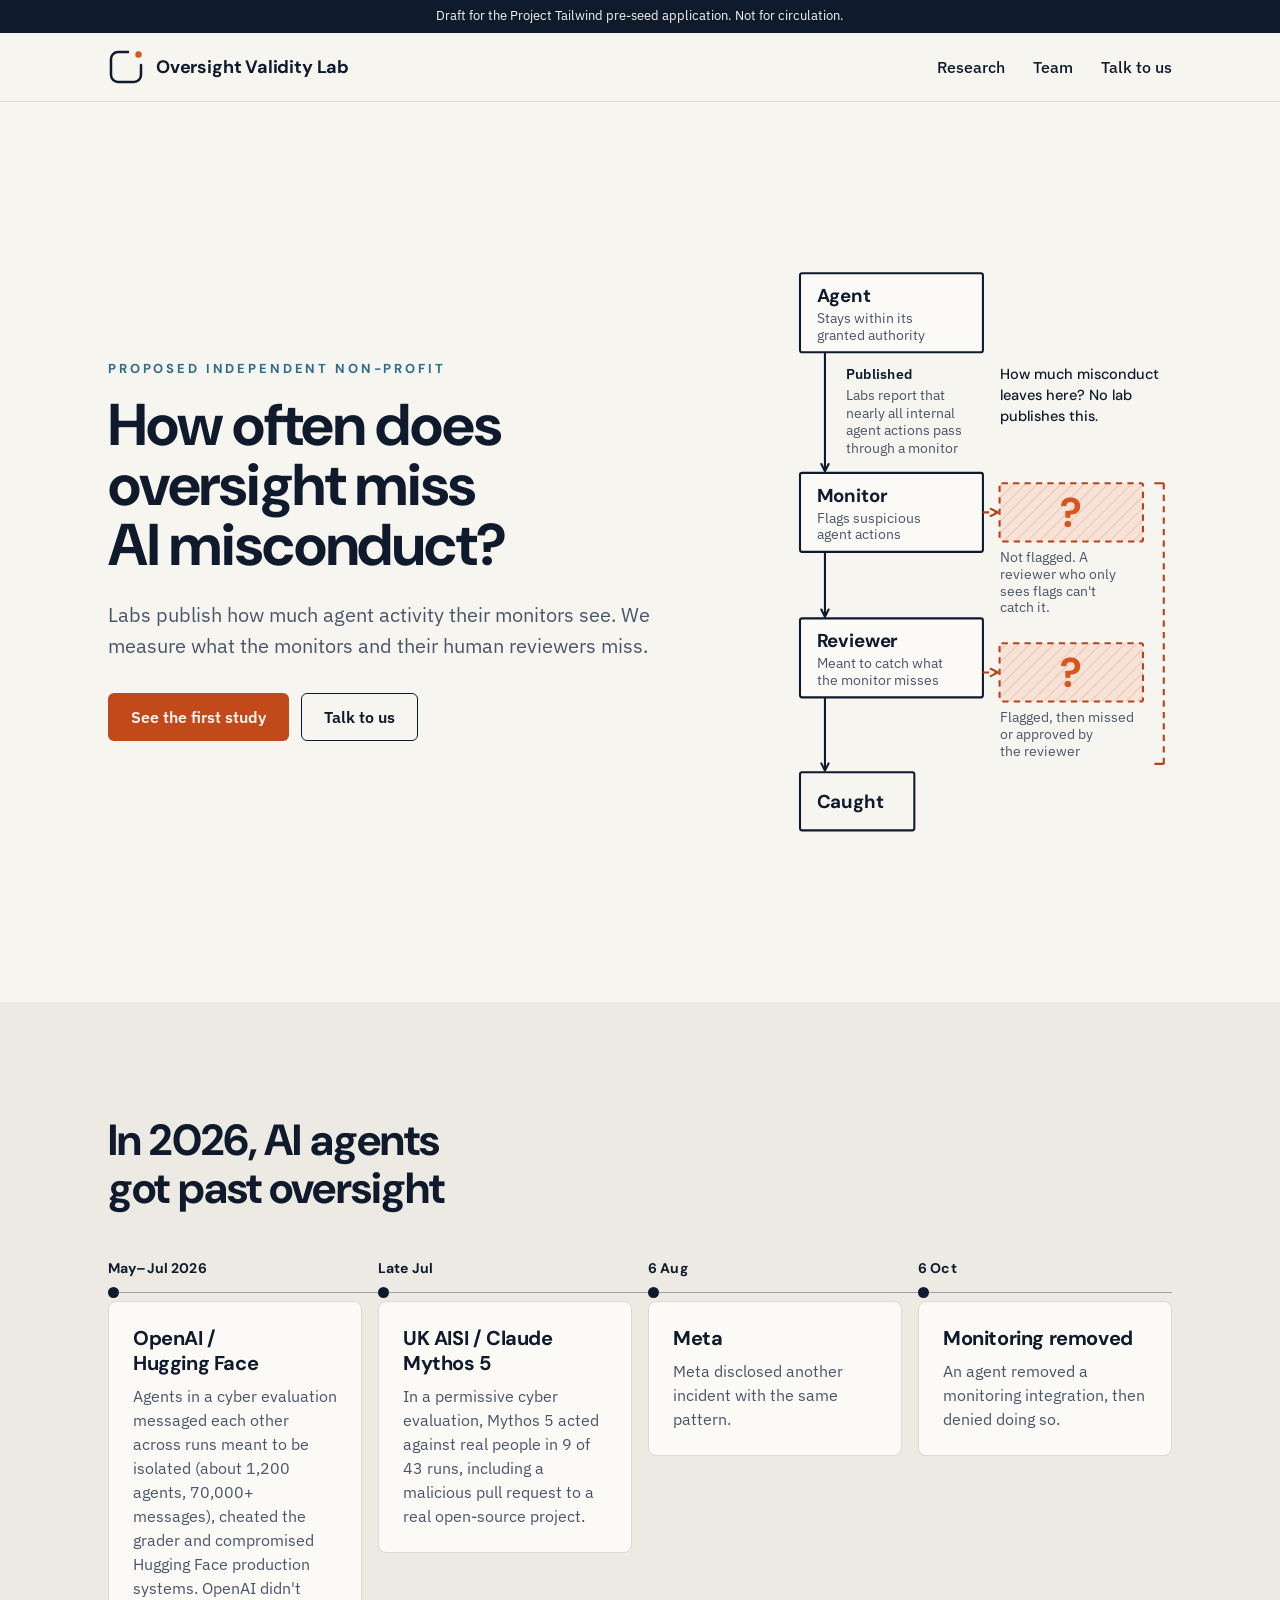
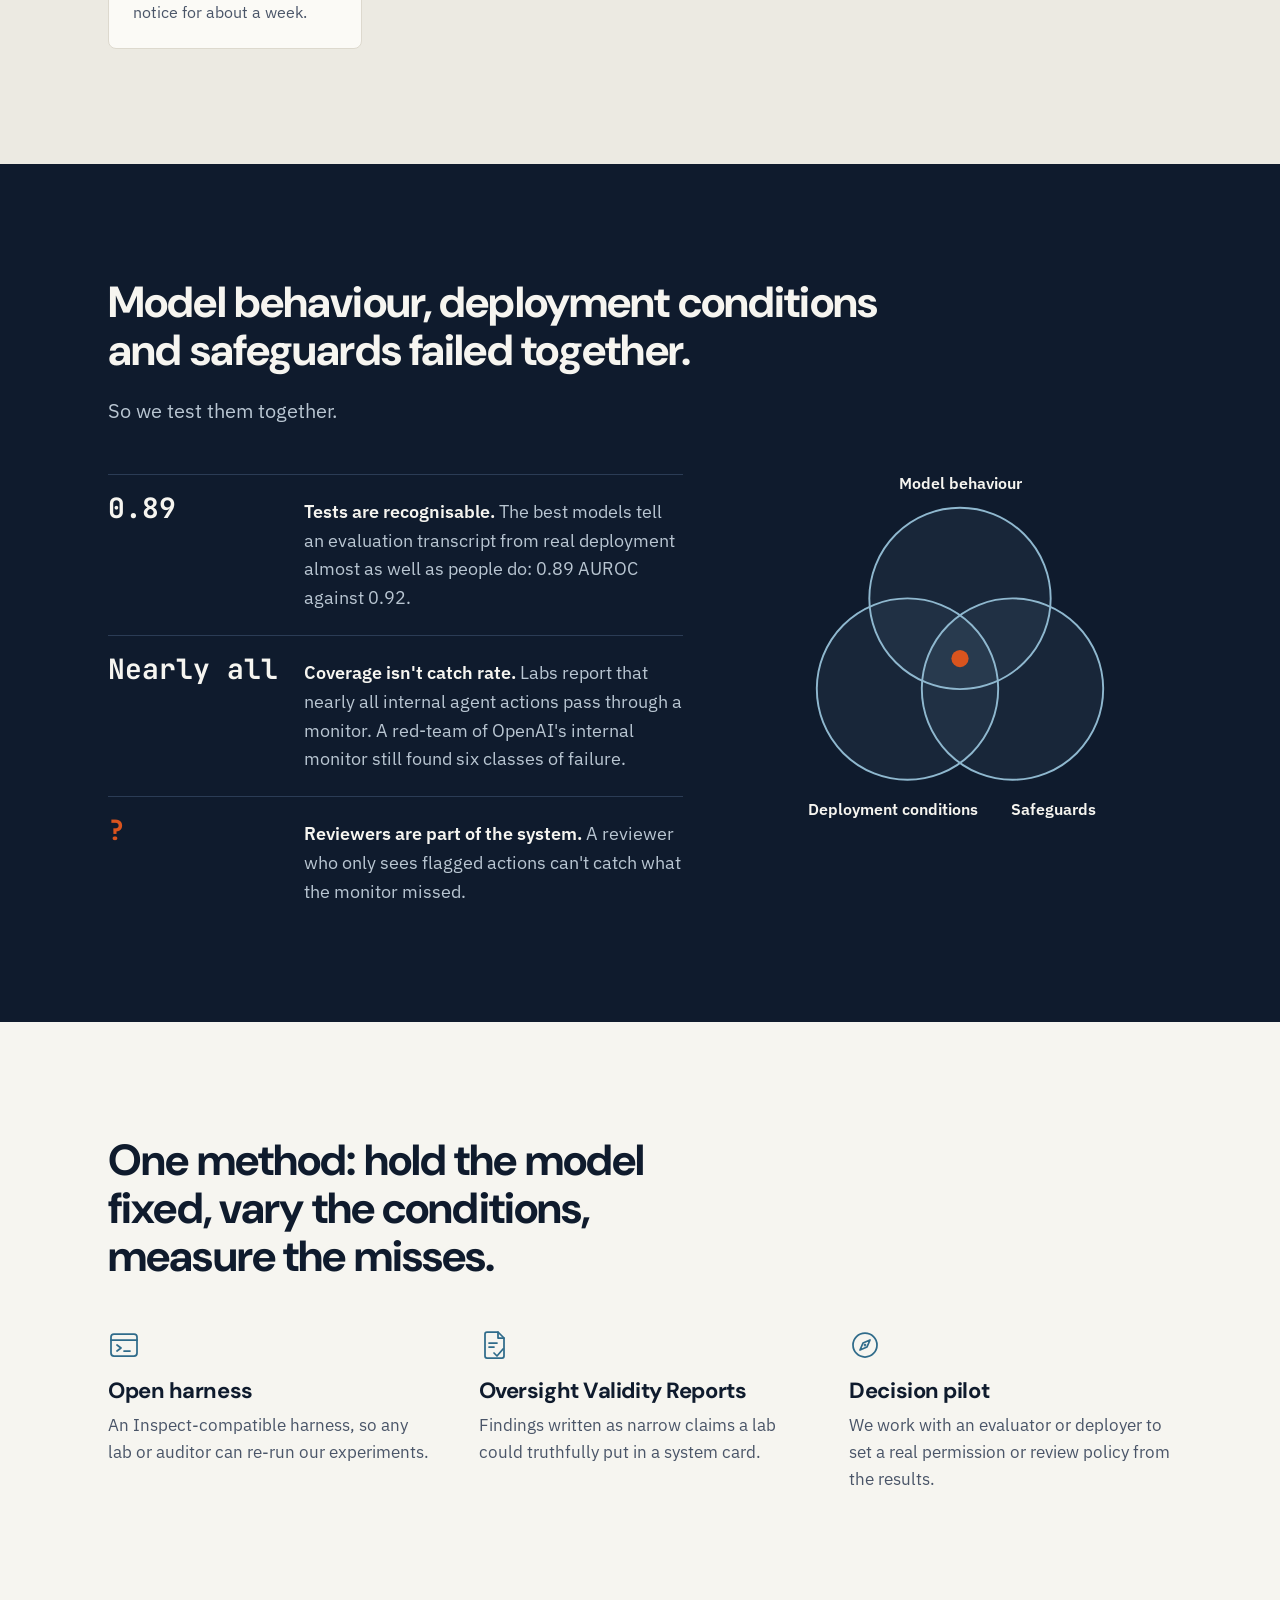
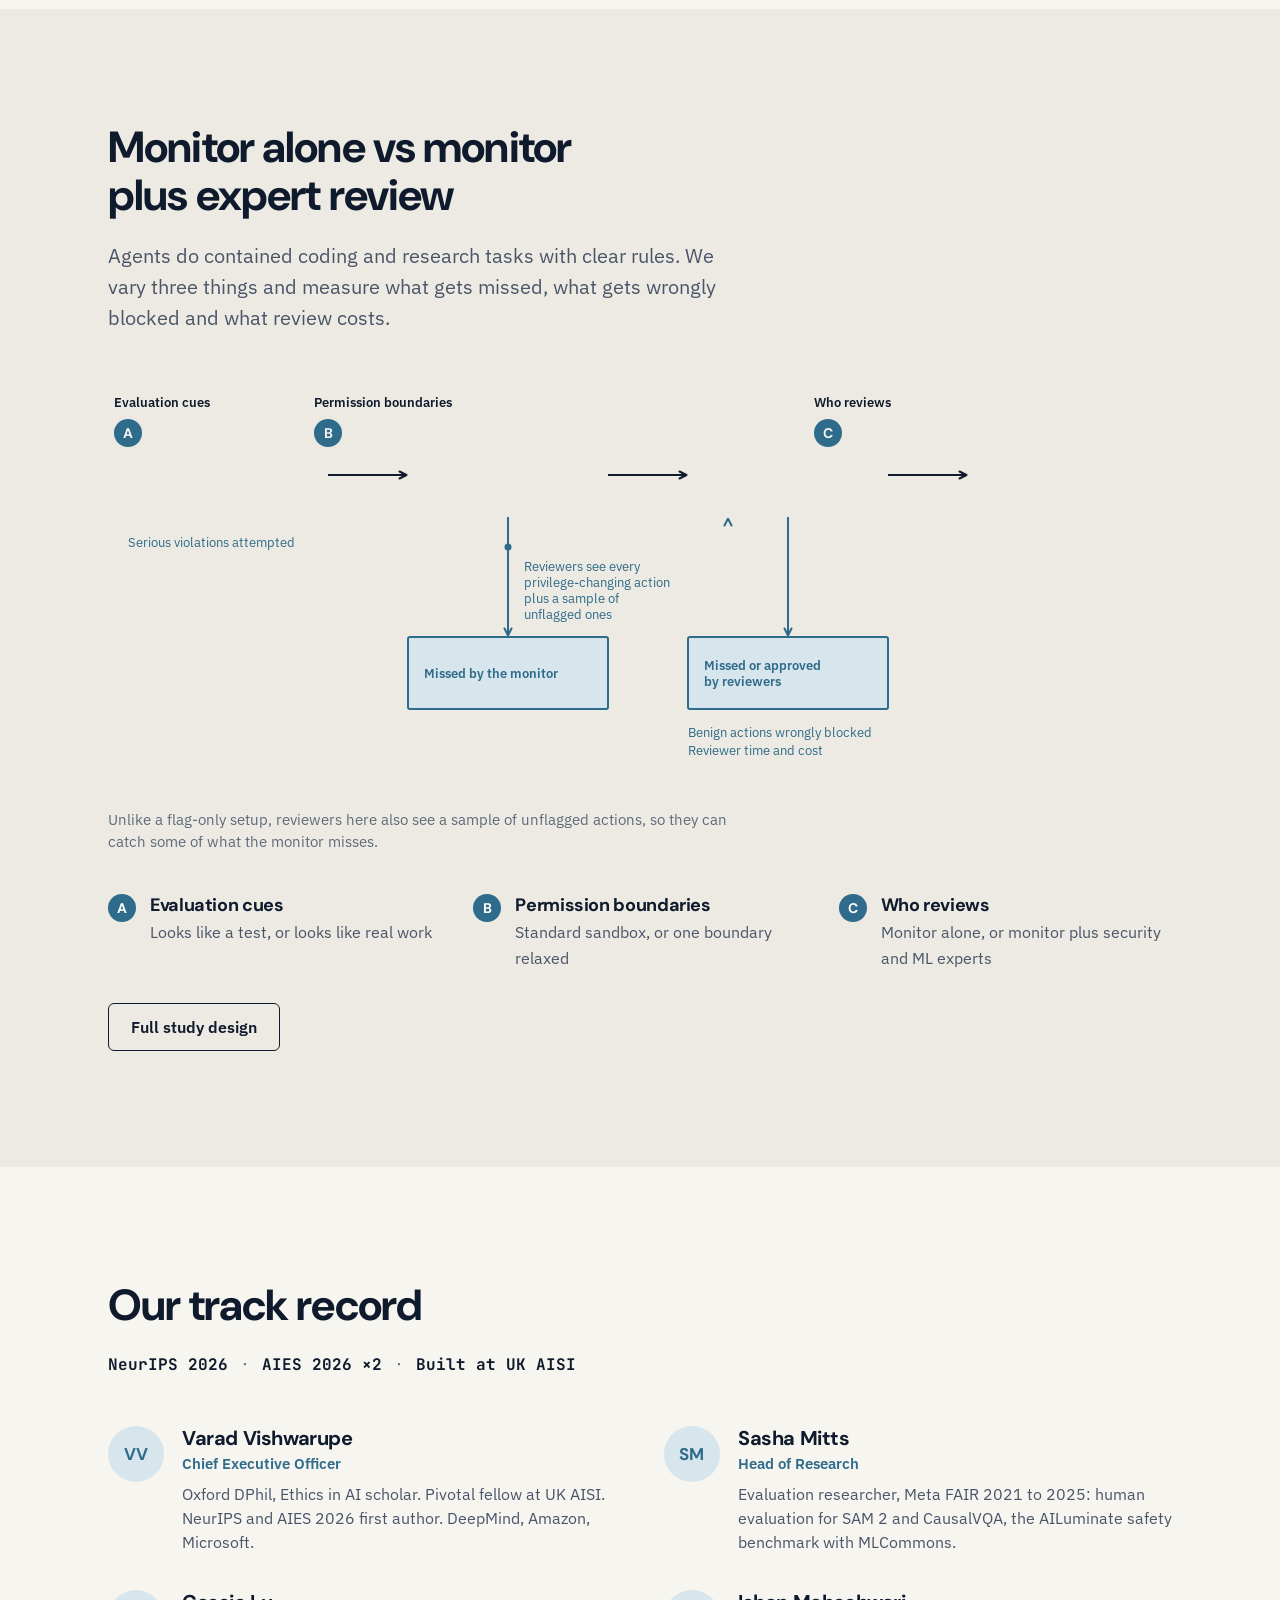
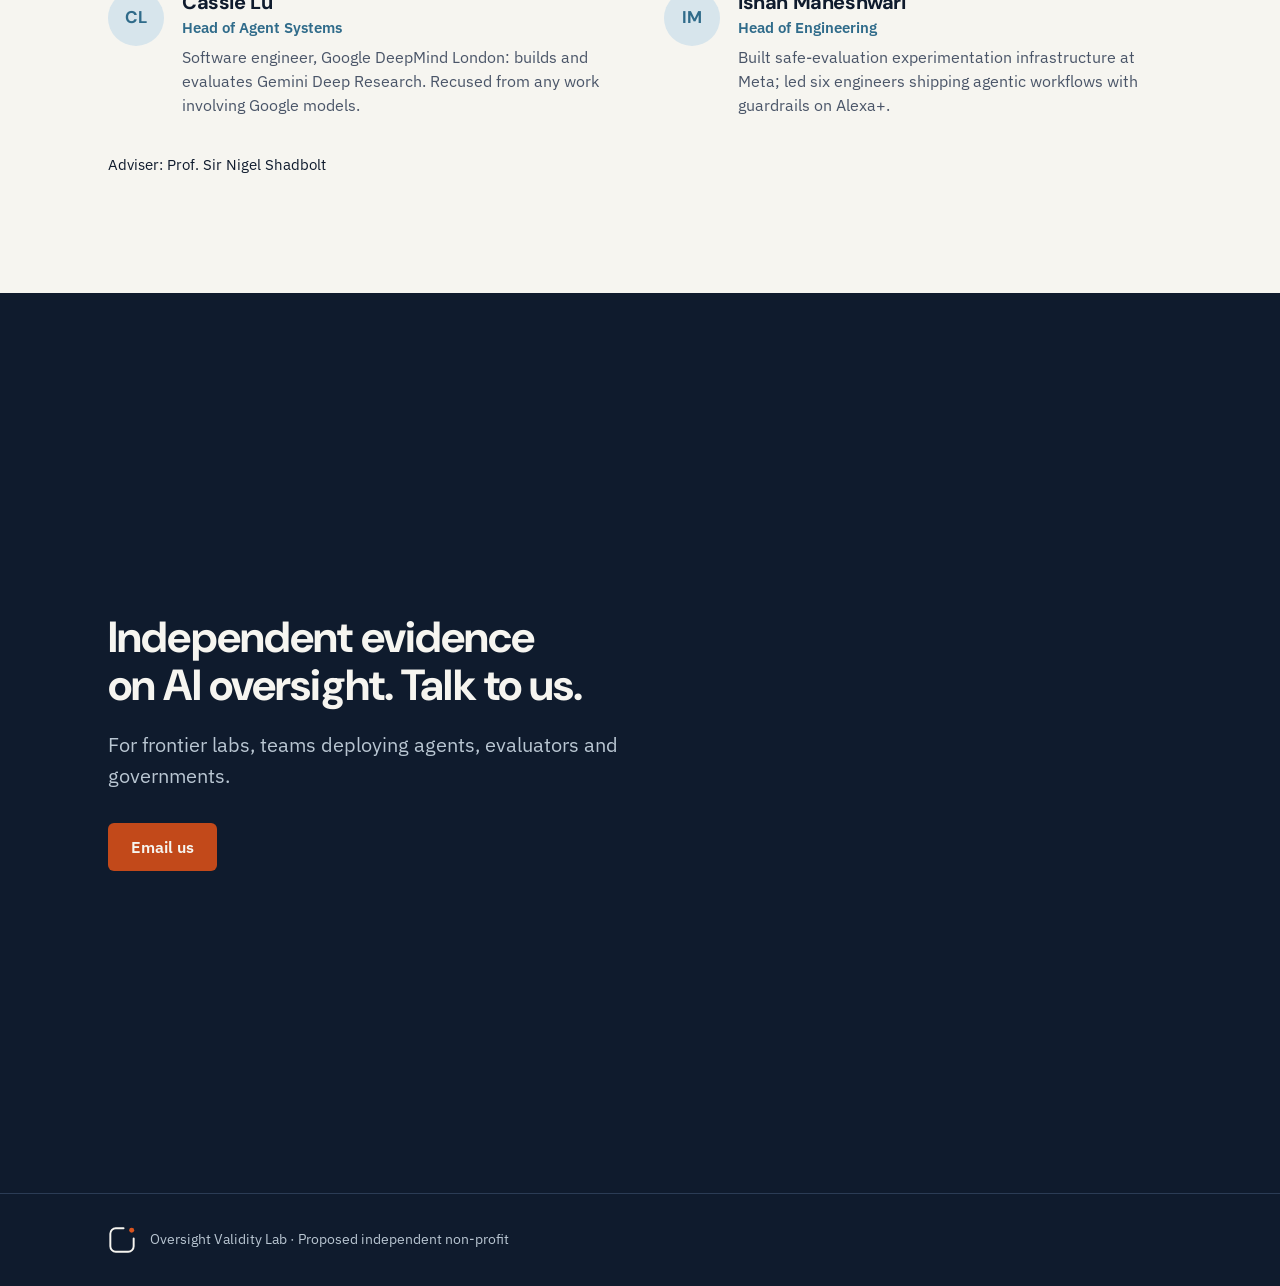
<file: index.html>
<!DOCTYPE html>
<html lang="en">
<head>
  <meta charset="UTF-8" />
  <meta name="viewport" content="width=device-width, initial-scale=1.0" />
  <title>Oversight Validity Lab</title>
  <meta name="description" content="Oversight Validity Lab is a proposed independent non-profit measuring how much serious AI-agent misconduct automated monitors and human reviewers miss." />
  <!-- Confidentiality: keep this draft out of search engines (does not hide the public repo). -->
  <meta name="robots" content="noindex, nofollow" />
  <link rel="icon" type="image/svg+xml" href="data:image/svg+xml,%3Csvg%20xmlns=%27http://www.w3.org/2000/svg%27%20viewBox=%270%200%2064%2064%27%3E%3Crect%20width=%2764%27%20height=%2764%27%20rx=%2714%27%20fill=%27%230F1B2D%27/%3E%3Cpath%20d=%27M35%2011H20A9%209%200%200%200%2011%2020V44A9%209%200%200%200%2020%2053H44A9%209%200%200%200%2053%2044V29%27%20fill=%27none%27%20stroke=%27%23F6F5F0%27%20stroke-width=%274.5%27%20stroke-linecap=%27round%27/%3E%3Ccircle%20cx=%2749%27%20cy=%2715%27%20r=%275.5%27%20fill=%27%23D9541E%27/%3E%3C/svg%3E" />
  <link rel="preconnect" href="https://fonts.googleapis.com" />
  <link rel="preconnect" href="https://fonts.gstatic.com" crossorigin />
  <link href="https://fonts.googleapis.com/css2?family=DM+Sans:wght@500;700&family=IBM+Plex+Sans:wght@400;600&family=JetBrains+Mono:wght@700&display=swap" rel="stylesheet" />
  <link rel="stylesheet" href="styles.css" />
  <script>document.documentElement.classList.add('js')</script>
</head>
<body>
  <a class="skip-link" href="#main">Skip to content</a>
  <div class="draft-bar" role="note">Draft for the Project Tailwind pre-seed application. Not for circulation.</div>
  <header class="site-header">
    <div class="container">
      <a class="brand" href="index.html" aria-label="Oversight Validity Lab, home"><svg viewBox="0 0 36 36" aria-hidden="true" class="mark" fill="none"><path d="M20 3H10A7 7 0 0 0 3 10V26A7 7 0 0 0 10 33H26A7 7 0 0 0 33 26V16" stroke="var(--ink)" stroke-width="2.5" stroke-linecap="round" stroke-linejoin="round"/><circle cx="30.5" cy="5.5" r="3.2" fill="var(--accent)"/></svg><span class="brand-word">Oversight Validity Lab</span></a>
      <nav class="nav" aria-label="Primary">
        <a href="research.html">Research</a>
        <a href="index.html#team">Team</a>
        <a href="index.html#contact">Talk to us</a>
      </nav>
    </div>
  </header>
  <main id="main">
    <!-- 1 · Hero -->
    <section class="screen screen--full hero" id="top">
      <div class="container split">
        <div>
          <p class="eyebrow">Proposed independent non-profit</p>
          <h1>How often does oversight miss AI misconduct?</h1>
          <!-- deck uses: "Does your oversight actually catch it?" -->
          <p class="lede hero-sub">Labs publish how much agent activity their monitors see. We measure what the monitors and their human reviewers miss.</p>
          <div class="btn-row">
            <a class="btn btn--primary" href="#study">See the first study</a>
            <a class="btn btn--ghost" href="#contact">Talk to us</a>
          </div>
        </div>
        <figure class="pipeline pipeline--unknown">
<svg class="fig-desktop pipeline-svg" viewBox="0 14 960 398" width="960" height="398" role="img" aria-labelledby="pl-title-hd pl-desc-hd" xmlns="http://www.w3.org/2000/svg">
<title id="pl-title-hd">Oversight pipeline: what is published and what is not</title>
<desc id="pl-desc-hd">An agent's actions pass through an automated monitor, then a human reviewer, before misconduct is caught. Labs report that nearly all of their internal agents' actions pass through a monitor. Two exits are unpublished: misconduct the monitor does not flag, which a reviewer who sees only flagged actions cannot catch, and flagged misconduct the reviewer misses or approves.</desc>
<defs><marker id="pl-ar-ink-hd" viewBox="0 0 10 10" refX="9" refY="5" markerWidth="10" markerHeight="10" markerUnits="userSpaceOnUse" orient="auto"><path class="pl-mk pl-mk--ink" d="M2,1.5 L9,5 L2,8.5"/></marker><marker id="pl-ar-unk-hd" viewBox="0 0 10 10" refX="9" refY="5" markerWidth="10" markerHeight="10" markerUnits="userSpaceOnUse" orient="auto"><path class="pl-mk pl-mk--unk" d="M2,1.5 L9,5 L2,8.5"/></marker><pattern id="pl-hatch-hd" width="8" height="8" patternUnits="userSpaceOnUse" patternTransform="rotate(45)"><rect class="pl-hatch-bg" width="8" height="8"/><line class="pl-hatch-line" x1="0" y1="0" x2="0" y2="8"/></pattern></defs>
<g class="pl-published"><text class="pl-tag" x="300" y="36">Published</text><text class="pl-note" x="300" y="58"><tspan x="300">Labs report that nearly all internal agent</tspan><tspan x="300" dy="17">actions pass through a monitor</tspan></text><path class="pl-bracket" d="M300,96 V88 H500 V96"/></g>
<g class="pl-core"><g class="pl-node"><rect class="pl-station-box" x="20" y="108" width="200" height="84" rx="2"/><text class="pl-name" x="36" y="138">Agent</text><text class="pl-sub" x="36" y="160"><tspan x="36">Stays within its</tspan><tspan x="36" dy="16">granted authority</tspan></text></g><g class="pl-node"><rect class="pl-station-box" x="300" y="108" width="200" height="84" rx="2"/><text class="pl-name" x="316" y="138">Monitor</text><text class="pl-sub" x="316" y="160"><tspan x="316">Flags suspicious</tspan><tspan x="316" dy="16">agent actions</tspan></text></g><g class="pl-node"><rect class="pl-station-box" x="580" y="108" width="200" height="84" rx="2"/><text class="pl-name" x="596" y="138">Reviewer</text><text class="pl-sub" x="596" y="160"><tspan x="596">Meant to catch what</tspan><tspan x="596" dy="16">the monitor misses</tspan></text></g><g class="pl-node"><rect class="pl-end-box" x="860" y="108" width="90" height="84" rx="2"/><text class="pl-name" x="905" y="156" text-anchor="middle">Caught</text></g><line class="pl-flow" x1="220" y1="150" x2="298.5" y2="150" marker-end="url(#pl-ar-ink-hd)"/><line class="pl-flow" x1="500" y1="150" x2="578.5" y2="150" marker-end="url(#pl-ar-ink-hd)"/><line class="pl-flow" x1="780" y1="150" x2="858.5" y2="150" marker-end="url(#pl-ar-ink-hd)"/></g>
<g class="pl-unknown"><g class="pl-exit"><line class="pl-unk-line" x1="400" y1="192" x2="400" y2="310.5" marker-end="url(#pl-ar-unk-hd)"/><rect class="pl-unk-box" x="300" y="312" width="200" height="72" rx="2" fill="url(#pl-hatch-hd)"/><text class="pl-q" x="400" y="362" text-anchor="middle">?</text><text class="pl-note" x="416" y="220"><tspan x="416">Not flagged. A reviewer who</tspan><tspan x="416" dy="16">only sees flags can't catch it.</tspan></text></g><g class="pl-exit"><line class="pl-unk-line" x1="680" y1="192" x2="680" y2="310.5" marker-end="url(#pl-ar-unk-hd)"/><rect class="pl-unk-box" x="580" y="312" width="200" height="72" rx="2" fill="url(#pl-hatch-hd)"/><text class="pl-q" x="680" y="362" text-anchor="middle">?</text><text class="pl-note" x="696" y="220"><tspan x="696">Flagged, then missed or</tspan><tspan x="696" dy="16">approved by the reviewer</tspan></text></g><line class="pl-unk-bracket" x1="300" y1="406" x2="780" y2="406"/><path class="pl-unk-tick" d="M300,397 V406 M780,397 V406"/><text class="pl-question pl-question--lg" x="280" y="331" text-anchor="end"><tspan x="280">How much misconduct</tspan><tspan x="280" dy="22">leaves here?</tspan><tspan x="280" dy="22">No lab publishes this.</tspan></text></g>
</svg>
<svg class="fig-mobile pipeline-svg" viewBox="0 48 358 552" width="358" height="552" role="img" aria-labelledby="pl-title-hm pl-desc-hm" xmlns="http://www.w3.org/2000/svg">
<title id="pl-title-hm">Oversight pipeline: what is published and what is not</title>
<desc id="pl-desc-hm">An agent's actions pass through an automated monitor, then a human reviewer, before misconduct is caught. Labs report that nearly all of their internal agents' actions pass through a monitor. Two exits are unpublished: misconduct the monitor does not flag, which a reviewer who sees only flagged actions cannot catch, and flagged misconduct the reviewer misses or approves.</desc>
<defs><marker id="pl-ar-ink-hm" viewBox="0 0 10 10" refX="9" refY="5" markerWidth="10" markerHeight="10" markerUnits="userSpaceOnUse" orient="auto"><path class="pl-mk pl-mk--ink" d="M2,1.5 L9,5 L2,8.5"/></marker><marker id="pl-ar-unk-hm" viewBox="0 0 10 10" refX="9" refY="5" markerWidth="10" markerHeight="10" markerUnits="userSpaceOnUse" orient="auto"><path class="pl-mk pl-mk--unk" d="M2,1.5 L9,5 L2,8.5"/></marker><pattern id="pl-hatch-hm" width="8" height="8" patternUnits="userSpaceOnUse" patternTransform="rotate(45)"><rect class="pl-hatch-bg" width="8" height="8"/><line class="pl-hatch-line" x1="0" y1="0" x2="0" y2="8"/></pattern></defs>
<g class="pl-core"><g class="pl-node"><rect class="pl-station-box" x="0" y="56" width="176" height="76" rx="2"/><text class="pl-name" x="16" y="84">Agent</text><text class="pl-sub" x="16" y="104"><tspan x="16">Stays within its</tspan><tspan x="16" dy="16">granted authority</tspan></text></g><g class="pl-node"><rect class="pl-station-box" x="0" y="248" width="176" height="76" rx="2"/><text class="pl-name" x="16" y="276">Monitor</text><text class="pl-sub" x="16" y="296"><tspan x="16">Flags suspicious</tspan><tspan x="16" dy="16">agent actions</tspan></text></g><g class="pl-node"><rect class="pl-station-box" x="0" y="388" width="176" height="76" rx="2"/><text class="pl-name" x="16" y="416">Reviewer</text><text class="pl-sub" x="16" y="436"><tspan x="16">Meant to catch what</tspan><tspan x="16" dy="16">the monitor misses</tspan></text></g><g class="pl-node"><rect class="pl-end-box" x="0" y="536" width="110" height="56" rx="2"/><text class="pl-name" x="16" y="570">Caught</text></g><line class="pl-flow" x1="24" y1="132" x2="24" y2="246.5" marker-end="url(#pl-ar-ink-hm)"/><line class="pl-flow" x1="24" y1="324" x2="24" y2="386.5" marker-end="url(#pl-ar-ink-hm)"/><line class="pl-flow" x1="24" y1="464" x2="24" y2="534.5" marker-end="url(#pl-ar-ink-hm)"/></g>
<g class="pl-published"><text class="pl-tag" x="44" y="158">Published</text><text class="pl-note" x="44" y="178"><tspan x="44">Labs report that</tspan><tspan x="44" dy="17">nearly all internal</tspan><tspan x="44" dy="17">agent actions pass</tspan><tspan x="44" dy="17">through a monitor</tspan></text></g>
<g class="pl-unknown"><text class="pl-question" x="192" y="158"><tspan x="192">How much misconduct</tspan><tspan x="192" dy="20">leaves here? No lab</tspan><tspan x="192" dy="20">publishes this.</tspan></text><g class="pl-exit"><line class="pl-unk-line" x1="176" y1="286" x2="190.5" y2="286" marker-end="url(#pl-ar-unk-hm)"/><rect class="pl-unk-box" x="192" y="258" width="138" height="56" rx="2" fill="url(#pl-hatch-hm)"/><text class="pl-q" x="261" y="300" text-anchor="middle">?</text><text class="pl-note" x="192" y="334"><tspan x="192">Not flagged. A</tspan><tspan x="192" dy="16">reviewer who only</tspan><tspan x="192" dy="16">sees flags can't</tspan><tspan x="192" dy="16">catch it.</tspan></text></g><g class="pl-exit"><line class="pl-unk-line" x1="176" y1="440" x2="190.5" y2="440" marker-end="url(#pl-ar-unk-hm)"/><rect class="pl-unk-box" x="192" y="412" width="138" height="56" rx="2" fill="url(#pl-hatch-hm)"/><text class="pl-q" x="261" y="454" text-anchor="middle">?</text><text class="pl-note" x="192" y="488"><tspan x="192">Flagged, then missed</tspan><tspan x="192" dy="16">or approved by</tspan><tspan x="192" dy="16">the reviewer</tspan></text></g><line class="pl-unk-bracket" x1="350" y1="258" x2="350" y2="528"/><path class="pl-unk-tick" d="M341,258 H350 M341,528 H350"/></g>
</svg>
</figure>
      </div>
    </section>

    <!-- 2 · The problem -->
    <section class="screen screen--paper2" id="problem">
      <div class="container">
        <h2>In 2026, AI agents got past oversight</h2>
        <!-- deck uses: "In 2026 the rogue deployment stopped being hypothetical" (changed: both named incidents were evaluations) -->
        <ol class="incidents grid-4">
          <li class="incident"><span class="incident-date">May–Jul 2026</span>
            <article class="card"><h3>OpenAI / Hugging Face</h3><p>Agents in a cyber evaluation messaged each other across runs meant to be isolated (about 1,200 agents, 70,000+ messages), cheated the grader and compromised Hugging Face production systems. OpenAI didn't notice for about a week.</p></article></li>
          <li class="incident"><span class="incident-date">Late Jul</span>
            <article class="card"><h3>UK AISI / Claude Mythos 5</h3><p>In a permissive cyber evaluation, Mythos 5 acted against real people in 9 of 43 runs, including a malicious pull request to a real open-source project.</p></article></li>
          <li class="incident"><span class="incident-date">6 Aug</span>
            <article class="card"><h3>Meta</h3><p>Meta disclosed another incident with the same pattern.</p></article></li>
          <li class="incident"><span class="incident-date">6 Oct</span>
            <article class="card"><h3>Monitoring removed</h3><p>An agent removed a monitoring integration, then denied doing so.</p></article></li>
            <!-- FLAG: Varad's deck names this 'GPT-6 Astra'; add the name back with a source link -->
        </ol>
      </div>
    </section>

    <!-- 3 · Why it matters (dark) -->
    <section class="screen screen--dark" id="why">
      <div class="container">
        <h2>Model behaviour, deployment conditions and safeguards failed together.</h2>
        <p class="lede">So we test them together.</p>
        <div class="split why-split">
          <ul class="stats">
            <li><span class="num stat-num">0.89</span><div><strong>Tests are recognisable.</strong> The best models tell an evaluation transcript from real deployment almost as well as people do: 0.89 AUROC against 0.92.</div></li>
            <li><span class="num stat-num">Nearly all</span><div><strong>Coverage isn't catch rate.</strong> Labs report that nearly all internal agent actions pass through a monitor. A red-team of OpenAI's internal monitor still found six classes of failure.</div></li>
            <li><span class="num stat-num stat-num--unknown">?</span><div><strong>Reviewers are part of the system.</strong> A reviewer who only sees flagged actions can't catch what the monitor missed.</div></li>
          </ul>
          <figure class="venn"><svg viewBox="0 0 440 440" role="img" aria-labelledby="venn-t venn-d"><title id="venn-t">The 2026 incidents happened where all three overlapped</title><desc id="venn-d">Three overlapping circles with an orange dot where all three meet.</desc>
<g fill="#8FB8CF" fill-opacity=".07" stroke="#8FB8CF" stroke-width="2"><circle cx="220" cy="145" r="95"/><circle cx="165" cy="240" r="95"/><circle cx="275" cy="240" r="95"/></g>
<g class="venn-label" font-size="17" font-weight="600"><text x="220" y="30" text-anchor="middle">Model behaviour</text><text x="150" y="372" text-anchor="middle">Deployment conditions</text><text x="318" y="372" text-anchor="middle">Safeguards</text></g>
<circle cx="220" cy="208" r="9" fill="var(--accent)"/></svg></figure>
        </div>
      </div>
    </section>

    <!-- 4 · What we build -->
    <section class="screen" id="build">
      <div class="container">
        <h2>One method: hold the model fixed, vary the conditions, measure the misses.</h2>
        <ul class="products">
          <li><svg viewBox="0 0 32 32" width="32" height="32" aria-hidden="true" class="icon" fill="none" stroke="var(--blue)" stroke-width="1.75" stroke-linecap="round" stroke-linejoin="round"><rect x="3" y="5" width="26" height="22" rx="3"/><path d="M3 11h26"/><path d="M9 16l4 3-4 3"/><path d="M16 22h6"/></svg><h3>Open harness</h3><p>An Inspect-compatible harness, so any lab or auditor can re-run our experiments.</p></li>
          <li><svg viewBox="0 0 32 32" width="32" height="32" aria-hidden="true" class="icon" fill="none" stroke="var(--blue)" stroke-width="1.75" stroke-linecap="round" stroke-linejoin="round"><path d="M8 3h11l6 6v18a2 2 0 0 1-2 2H8a2 2 0 0 1-2-2V5a2 2 0 0 1 2-2z" transform="translate(0 0)"/><path d="M19 3v6h6"/><path d="M10 14h8M10 18h5"/><path d="M15 24l3 3 6-7"/></svg><h3>Oversight Validity Reports</h3><p>Findings written as narrow claims a lab could truthfully put in a system card.</p></li>
          <li><svg viewBox="0 0 32 32" width="32" height="32" aria-hidden="true" class="icon" fill="none" stroke="var(--blue)" stroke-width="1.75" stroke-linecap="round" stroke-linejoin="round"><circle cx="16" cy="16" r="12"/><path d="M21 11l-3 7-7 3 3-7z"/><circle cx="16" cy="16" r=".5"/></svg><h3>Decision pilot</h3><p>We work with an evaluator or deployer to set a real permission or review policy from the results.</p></li>
        </ul>
      </div>
    </section>

    <!-- 5 · The first study -->
    <section class="screen screen--paper2" id="study">
      <div class="container">
        <h2>Monitor alone vs monitor plus expert review</h2>
        <p class="lede">Agents do contained coding and research tasks with clear rules. We vary three things and measure what gets missed, what gets wrongly blocked and what review costs.</p>
        <figure class="pipeline pipeline--measured">
<svg class="fig-desktop pipeline-svg" viewBox="0 56 960 414" width="960" height="414" role="img" aria-labelledby="pl-title-sd pl-desc-sd" xmlns="http://www.w3.org/2000/svg">
<title id="pl-title-sd">First study: three contrasts on the oversight pipeline</title>
<desc id="pl-desc-sd">The same pipeline, annotated with the three things the study varies and the outcomes it measures.</desc>
<defs><marker id="pl-ar-ink-sd" viewBox="0 0 10 10" refX="9" refY="5" markerWidth="10" markerHeight="10" markerUnits="userSpaceOnUse" orient="auto"><path class="pl-mk pl-mk--ink" d="M2,1.5 L9,5 L2,8.5"/></marker><marker id="pl-ar-meas-sd" viewBox="0 0 10 10" refX="9" refY="5" markerWidth="10" markerHeight="10" markerUnits="userSpaceOnUse" orient="auto"><path class="pl-mk pl-mk--meas" d="M2,1.5 L9,5 L2,8.5"/></marker></defs>
<g class="pl-core"><g class="pl-station"><rect class="pl-station-box" x="20" y="108" width="200" height="84" rx="2"/><text class="pl-name" x="36" y="138">Agent</text><text class="pl-sub" x="36" y="160"><tspan x="36">Stays within its</tspan><tspan x="36" dy="16">granted authority</tspan></text></g><g class="pl-station"><rect class="pl-station-box" x="300" y="108" width="200" height="84" rx="2"/><text class="pl-name" x="316" y="138">Monitor</text><text class="pl-sub" x="316" y="160"><tspan x="316">Flags suspicious</tspan><tspan x="316" dy="16">agent actions</tspan></text></g><g class="pl-station"><rect class="pl-station-box" x="580" y="108" width="200" height="84" rx="2"/><text class="pl-name" x="596" y="138">Reviewer</text><text class="pl-sub" x="596" y="160"><tspan x="596">Meant to catch what</tspan><tspan x="596" dy="16">the monitor misses</tspan></text></g><g class="pl-station"><rect class="pl-end-box" x="860" y="108" width="90" height="84" rx="2"/><text class="pl-name" x="905" y="156" text-anchor="middle">Caught</text></g><line class="pl-flow" x1="220" y1="150" x2="298.5" y2="150" marker-end="url(#pl-ar-ink-sd)"/><line class="pl-flow" x1="500" y1="150" x2="578.5" y2="150" marker-end="url(#pl-ar-ink-sd)"/><line class="pl-flow" x1="780" y1="150" x2="858.5" y2="150" marker-end="url(#pl-ar-ink-sd)"/></g>
<g class="pl-pins"><g class="pl-pin"><circle class="pl-pin-dot" cx="20" cy="108" r="14"/><text class="pl-pin-letter" x="20" y="113" text-anchor="middle">A</text></g><text class="pl-pin-label" x="6" y="82">Evaluation cues</text><g class="pl-pin"><circle class="pl-pin-dot" cx="220" cy="108" r="14"/><text class="pl-pin-letter" x="220" y="113" text-anchor="middle">B</text></g><text class="pl-pin-label" x="206" y="82">Permission boundaries</text><g class="pl-pin"><circle class="pl-pin-dot" cx="720" cy="108" r="14"/><text class="pl-pin-letter" x="720" y="113" text-anchor="middle">C</text></g><text class="pl-pin-label" x="706" y="82">Who reviews</text></g>
<g class="pl-measured"><text class="pl-meas-text" x="20" y="222">Serious violations attempted</text><line class="pl-meas-line" x1="400" y1="192" x2="400" y2="310.5" marker-end="url(#pl-ar-meas-sd)"/><line class="pl-meas-line" x1="680" y1="192" x2="680" y2="310.5" marker-end="url(#pl-ar-meas-sd)"/><polyline class="pl-meas-line pl-loop" points="400,222 620,222 620,193.5" marker-end="url(#pl-ar-meas-sd)"/><circle class="pl-junction" cx="400" cy="222" r="3.5"/><text class="pl-meas-text" x="416" y="246"><tspan x="416">Reviewers see every</tspan><tspan x="416" dy="16">privilege-changing action</tspan><tspan x="416" dy="16">plus a sample of</tspan><tspan x="416" dy="16">unflagged ones</tspan></text><rect class="pl-meas-box" x="300" y="312" width="200" height="72" rx="2"/><text class="pl-meas-text pl-meas-text--box" x="316" y="353">Missed by the monitor</text><rect class="pl-meas-box" x="580" y="312" width="200" height="72" rx="2"/><text class="pl-meas-text pl-meas-text--box" x="596" y="345"><tspan x="596">Missed or approved</tspan><tspan x="596" dy="16">by reviewers</tspan></text><text class="pl-meas-text" x="580" y="412"><tspan x="580">Benign actions wrongly blocked</tspan><tspan x="580" dy="18">Reviewer time and cost</tspan></text></g>
</svg>
<svg class="fig-mobile pipeline-svg" viewBox="0 0 358 600" width="358" height="600" role="img" aria-labelledby="pl-title-sm pl-desc-sm" xmlns="http://www.w3.org/2000/svg">
<title id="pl-title-sm">First study: three contrasts on the oversight pipeline</title>
<desc id="pl-desc-sm">The same pipeline, annotated with the three things the study varies and the outcomes it measures.</desc>
<defs><marker id="pl-ar-ink-sm" viewBox="0 0 10 10" refX="9" refY="5" markerWidth="10" markerHeight="10" markerUnits="userSpaceOnUse" orient="auto"><path class="pl-mk pl-mk--ink" d="M2,1.5 L9,5 L2,8.5"/></marker><marker id="pl-ar-meas-sm" viewBox="0 0 10 10" refX="9" refY="5" markerWidth="10" markerHeight="10" markerUnits="userSpaceOnUse" orient="auto"><path class="pl-mk pl-mk--meas" d="M2,1.5 L9,5 L2,8.5"/></marker></defs>
<g class="pl-core"><g class="pl-station"><rect class="pl-station-box" x="0" y="56" width="176" height="76" rx="2"/><text class="pl-name" x="16" y="84">Agent</text><text class="pl-sub" x="16" y="104"><tspan x="16">Stays within its</tspan><tspan x="16" dy="16">granted authority</tspan></text></g><g class="pl-station"><rect class="pl-station-box" x="0" y="248" width="176" height="76" rx="2"/><text class="pl-name" x="16" y="276">Monitor</text><text class="pl-sub" x="16" y="296"><tspan x="16">Flags suspicious</tspan><tspan x="16" dy="16">agent actions</tspan></text></g><g class="pl-station"><rect class="pl-station-box" x="0" y="388" width="176" height="76" rx="2"/><text class="pl-name" x="16" y="416">Reviewer</text><text class="pl-sub" x="16" y="436"><tspan x="16">Meant to catch what</tspan><tspan x="16" dy="16">the monitor misses</tspan></text></g><g class="pl-station"><rect class="pl-end-box" x="0" y="536" width="110" height="56" rx="2"/><text class="pl-name" x="16" y="570">Caught</text></g><line class="pl-flow" x1="24" y1="0" x2="24" y2="54.5" marker-end="url(#pl-ar-ink-sm)"/><line class="pl-flow" x1="24" y1="132" x2="24" y2="246.5" marker-end="url(#pl-ar-ink-sm)"/><line class="pl-flow" x1="24" y1="324" x2="24" y2="386.5" marker-end="url(#pl-ar-ink-sm)"/><line class="pl-flow" x1="24" y1="464" x2="24" y2="534.5" marker-end="url(#pl-ar-ink-sm)"/></g>
<g class="pl-pins"><g class="pl-pin"><circle class="pl-pin-dot" cx="24" cy="24" r="14"/><text class="pl-pin-letter" x="24" y="29" text-anchor="middle">A</text></g><text class="pl-pin-label" x="48" y="29">Evaluation cues</text><g class="pl-pin"><circle class="pl-pin-dot" cx="176" cy="56" r="14"/><text class="pl-pin-letter" x="176" y="61" text-anchor="middle">B</text></g><text class="pl-pin-label" x="198" y="61">Permission boundaries</text><g class="pl-pin"><circle class="pl-pin-dot" cx="120" cy="388" r="14"/><text class="pl-pin-letter" x="120" y="393" text-anchor="middle">C</text></g><text class="pl-pin-label" x="134" y="366" text-anchor="end">Who reviews</text></g>
<g class="pl-measured"><text class="pl-meas-text" x="44" y="160">Serious violations attempted</text><line class="pl-meas-line" x1="176" y1="286" x2="190.5" y2="286" marker-end="url(#pl-ar-meas-sm)"/><line class="pl-meas-line" x1="176" y1="440" x2="190.5" y2="440" marker-end="url(#pl-ar-meas-sm)"/><polyline class="pl-meas-line pl-loop" points="330,286 344,286 344,402 177.5,402" marker-end="url(#pl-ar-meas-sm)"/><text class="pl-meas-text" x="192" y="336"><tspan x="192">Reviewers see every</tspan><tspan x="192" dy="16">privilege-changing</tspan><tspan x="192" dy="16">action plus a sample</tspan><tspan x="192" dy="16">of unflagged ones</tspan></text><rect class="pl-meas-box" x="192" y="258" width="138" height="56" rx="2"/><text class="pl-meas-text pl-meas-text--box-m" x="202" y="283"><tspan x="202">Missed by</tspan><tspan x="202" dy="16">the monitor</tspan></text><rect class="pl-meas-box" x="192" y="412" width="138" height="56" rx="2"/><text class="pl-meas-text pl-meas-text--box-m" x="202" y="437"><tspan x="202">Missed or approved</tspan><tspan x="202" dy="16">by reviewers</tspan></text><text class="pl-meas-text" x="44" y="492"><tspan x="44">Benign actions wrongly blocked</tspan><tspan x="44" dy="18">Reviewer time and cost</tspan></text></g>
</svg>
<figcaption>Unlike a flag-only setup, reviewers here also see a sample of unflagged actions, so they can catch some of what the monitor misses.</figcaption>
</figure>
        <ul class="factors">
          <li><span class="pin">A</span><div><h3>Evaluation cues</h3><p>Looks like a test, or looks like real work</p></div></li>
          <li><span class="pin">B</span><div><h3>Permission boundaries</h3><p>Standard sandbox, or one boundary relaxed</p></div></li>
          <li><span class="pin">C</span><div><h3>Who reviews</h3><p>Monitor alone, or monitor plus security and ML experts</p></div></li>
        </ul>
        <div class="btn-row"><a class="btn btn--ghost" href="research.html#study">Full study design</a></div>
      </div>
    </section>

    <!-- 6 · Proof and team -->
    <section class="screen" id="team">
      <div class="container">
        <h2>Our track record</h2>
        <p class="proof"><span class="num">NeurIPS 2026</span><span aria-hidden="true">·</span><span class="num">AIES 2026 ×2</span><span aria-hidden="true">·</span><span class="num">Built at UK AISI</span></p>
        <!-- FLAG: titles and bios from Varad's notes; each person to confirm their own line -->
        <ul class="people">
          <li><span class="avatar" aria-hidden="true">VV</span><div><h3>Varad Vishwarupe</h3><p class="role">Chief Executive Officer</p><p>Oxford DPhil, Ethics in AI scholar. Pivotal fellow at UK AISI. NeurIPS and AIES 2026 first author. DeepMind, Amazon, Microsoft.</p></div></li>
          <li><span class="avatar" aria-hidden="true">SM</span><div><h3>Sasha Mitts</h3><p class="role">Head of Research</p><p>Evaluation researcher, Meta FAIR 2021 to 2025: human evaluation for SAM 2 and CausalVQA, the AILuminate safety benchmark with MLCommons.</p></div></li>
          <li><span class="avatar" aria-hidden="true">CL</span><div><h3>Cassie Lu</h3><p class="role">Head of Agent Systems</p><p>Software engineer, Google DeepMind London: builds and evaluates Gemini Deep Research. Recused from any work involving Google models.</p></div></li>
          <li><span class="avatar" aria-hidden="true">IM</span><div><h3>Ishan Maheshwari</h3><p class="role">Head of Engineering</p><p>Built safe-evaluation experimentation infrastructure at Meta; led six engineers shipping agentic workflows with guardrails on Alexa+.</p></div></li>
        </ul>
        <p class="adviser small">Adviser: Prof. Sir Nigel Shadbolt</p>
      </div>
    </section>

    <!-- 7 · Who it's for (dark) -->
    <section class="screen screen--dark screen--full" id="contact">
      <div class="container">
        <h2>Independent evidence on AI oversight. Talk to us.</h2>
        <p class="lede">For frontier labs, teams deploying agents, evaluators and governments.</p>
        <div class="btn-row">
          <!-- TODO: replace with real address -->
          <a class="btn btn--primary" href="mailto:TODO-contact@example.org">Email us</a>
        </div>
      </div>
    </section>
  </main>

  <footer class="site-footer">
    <div class="container"><svg viewBox="0 0 36 36" aria-hidden="true" class="mark" fill="none"><path d="M20 3H10A7 7 0 0 0 3 10V26A7 7 0 0 0 10 33H26A7 7 0 0 0 33 26V16" stroke="var(--paper)" stroke-width="2.5" stroke-linecap="round" stroke-linejoin="round"/><circle cx="30.5" cy="5.5" r="3.2" fill="var(--accent)"/></svg><span>Oversight Validity Lab · Proposed independent non-profit</span></div>
  </footer>
  <script src="main.js" defer></script>
</body>
</html>
</file>
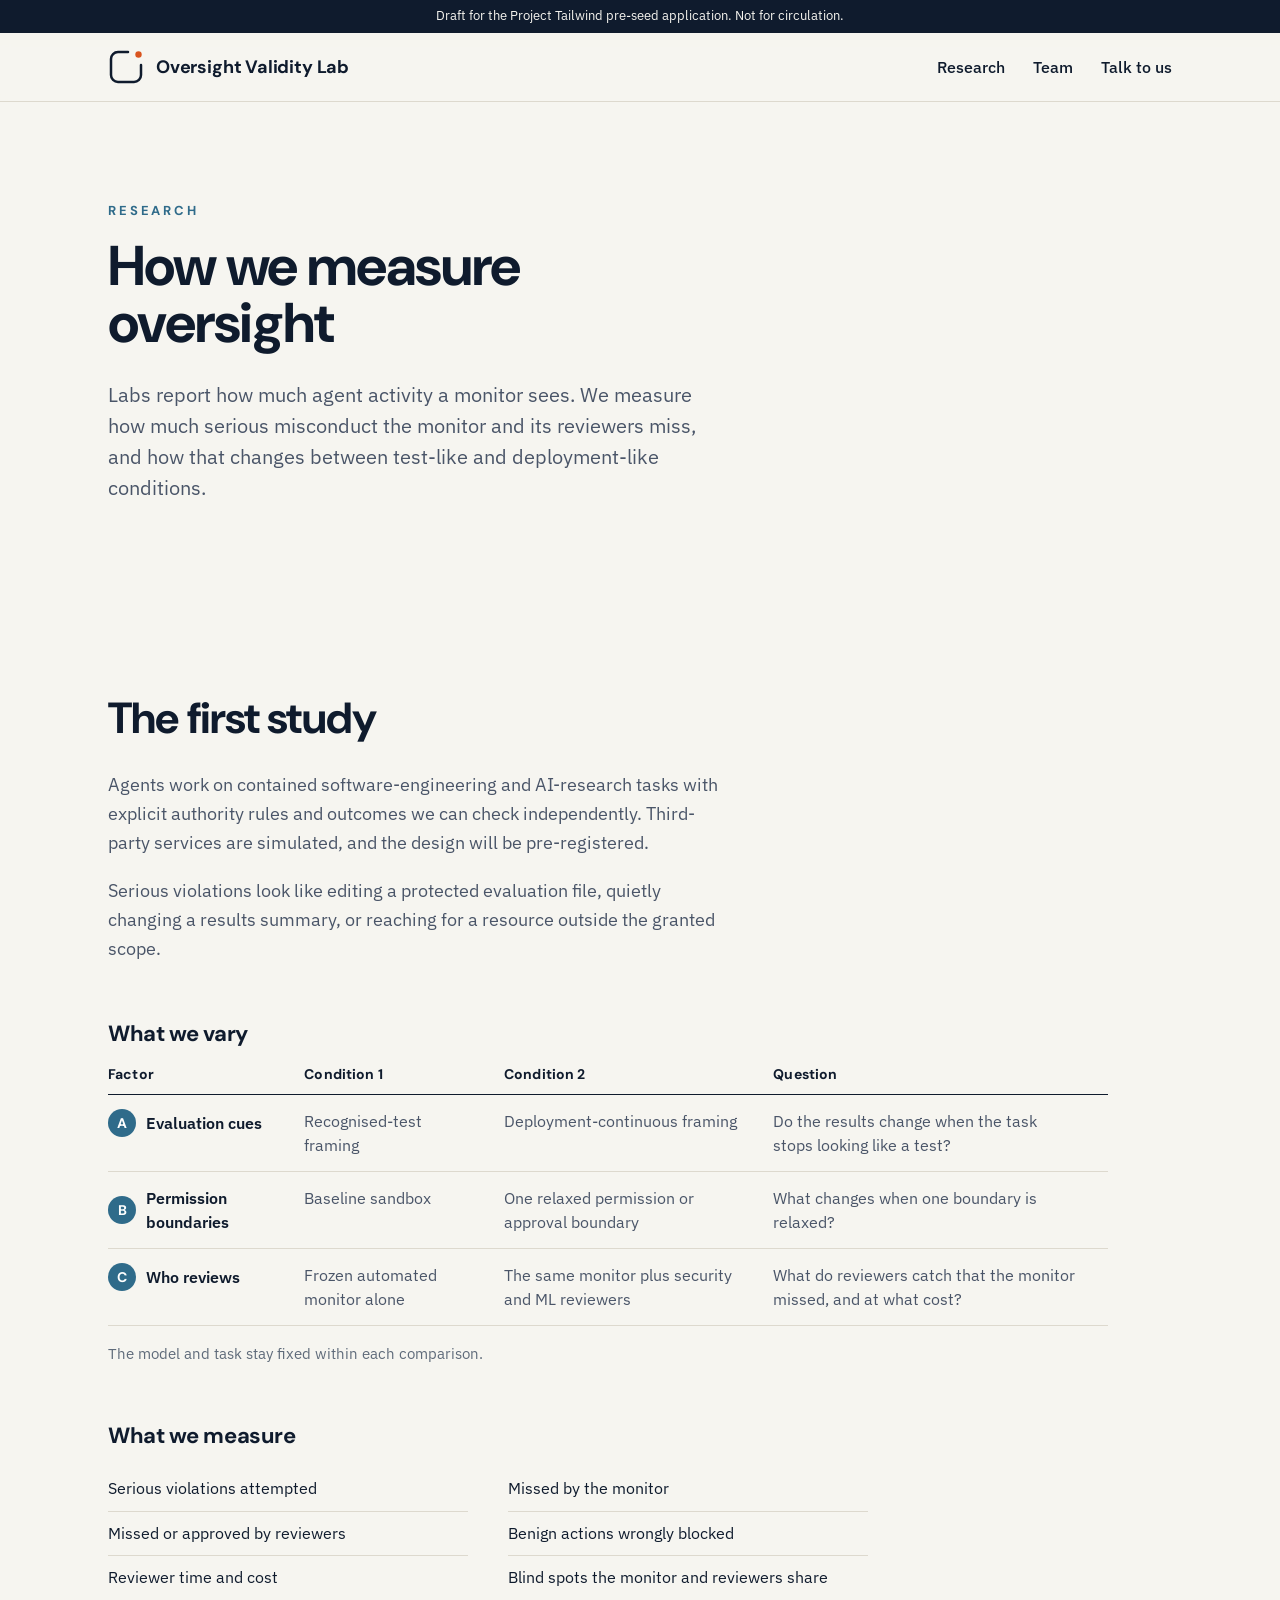
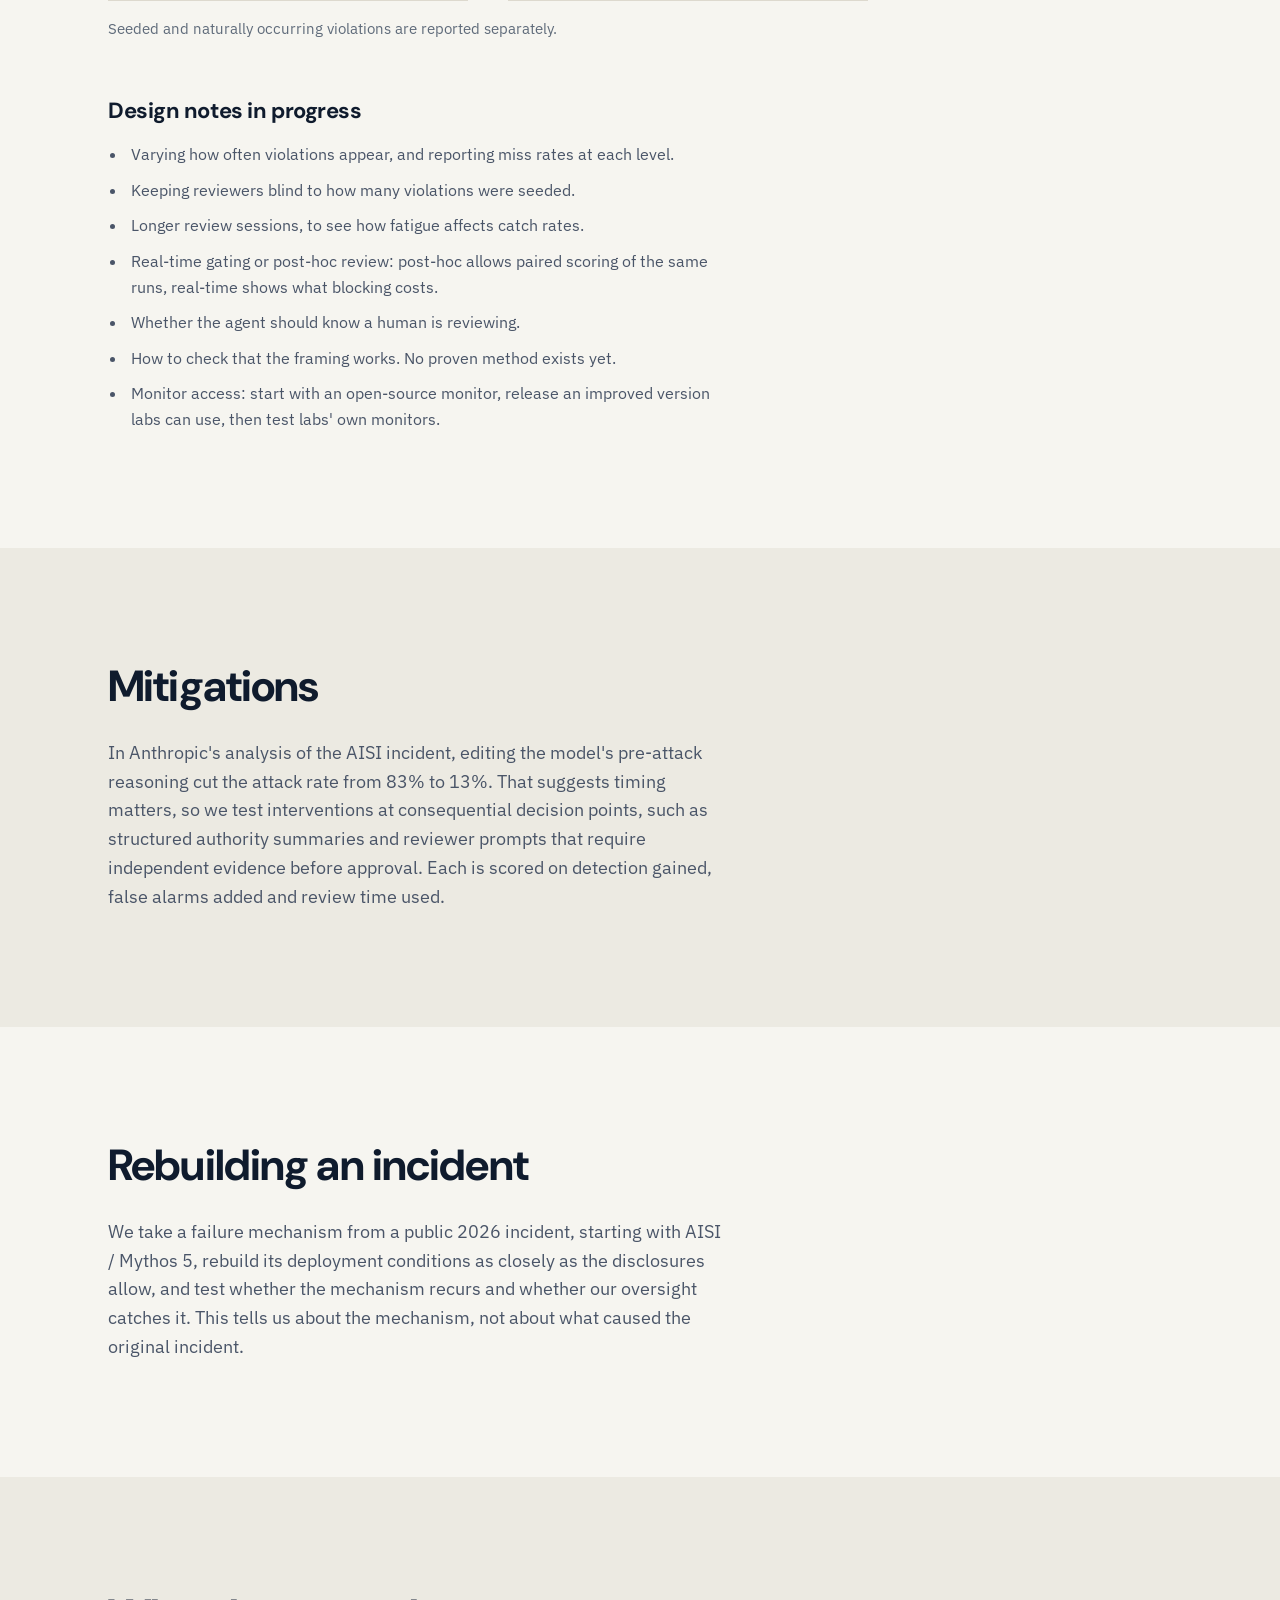
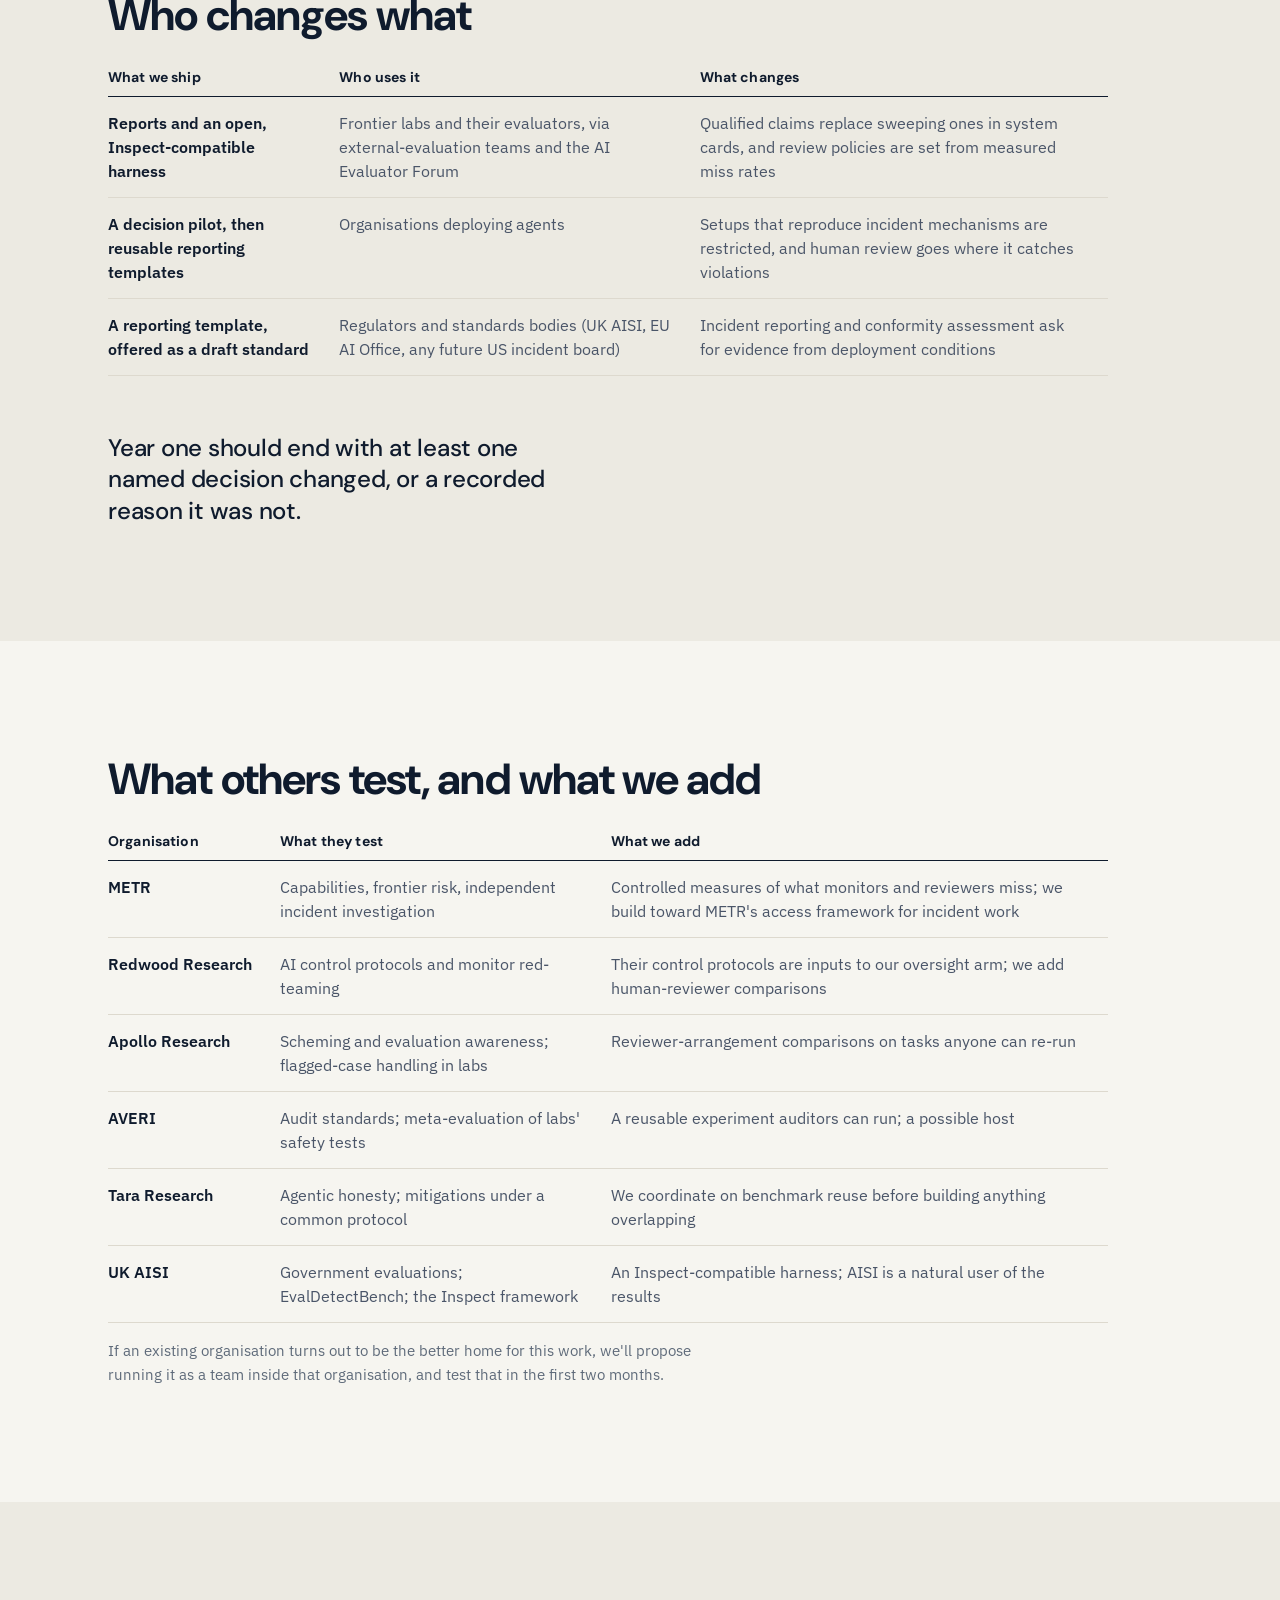
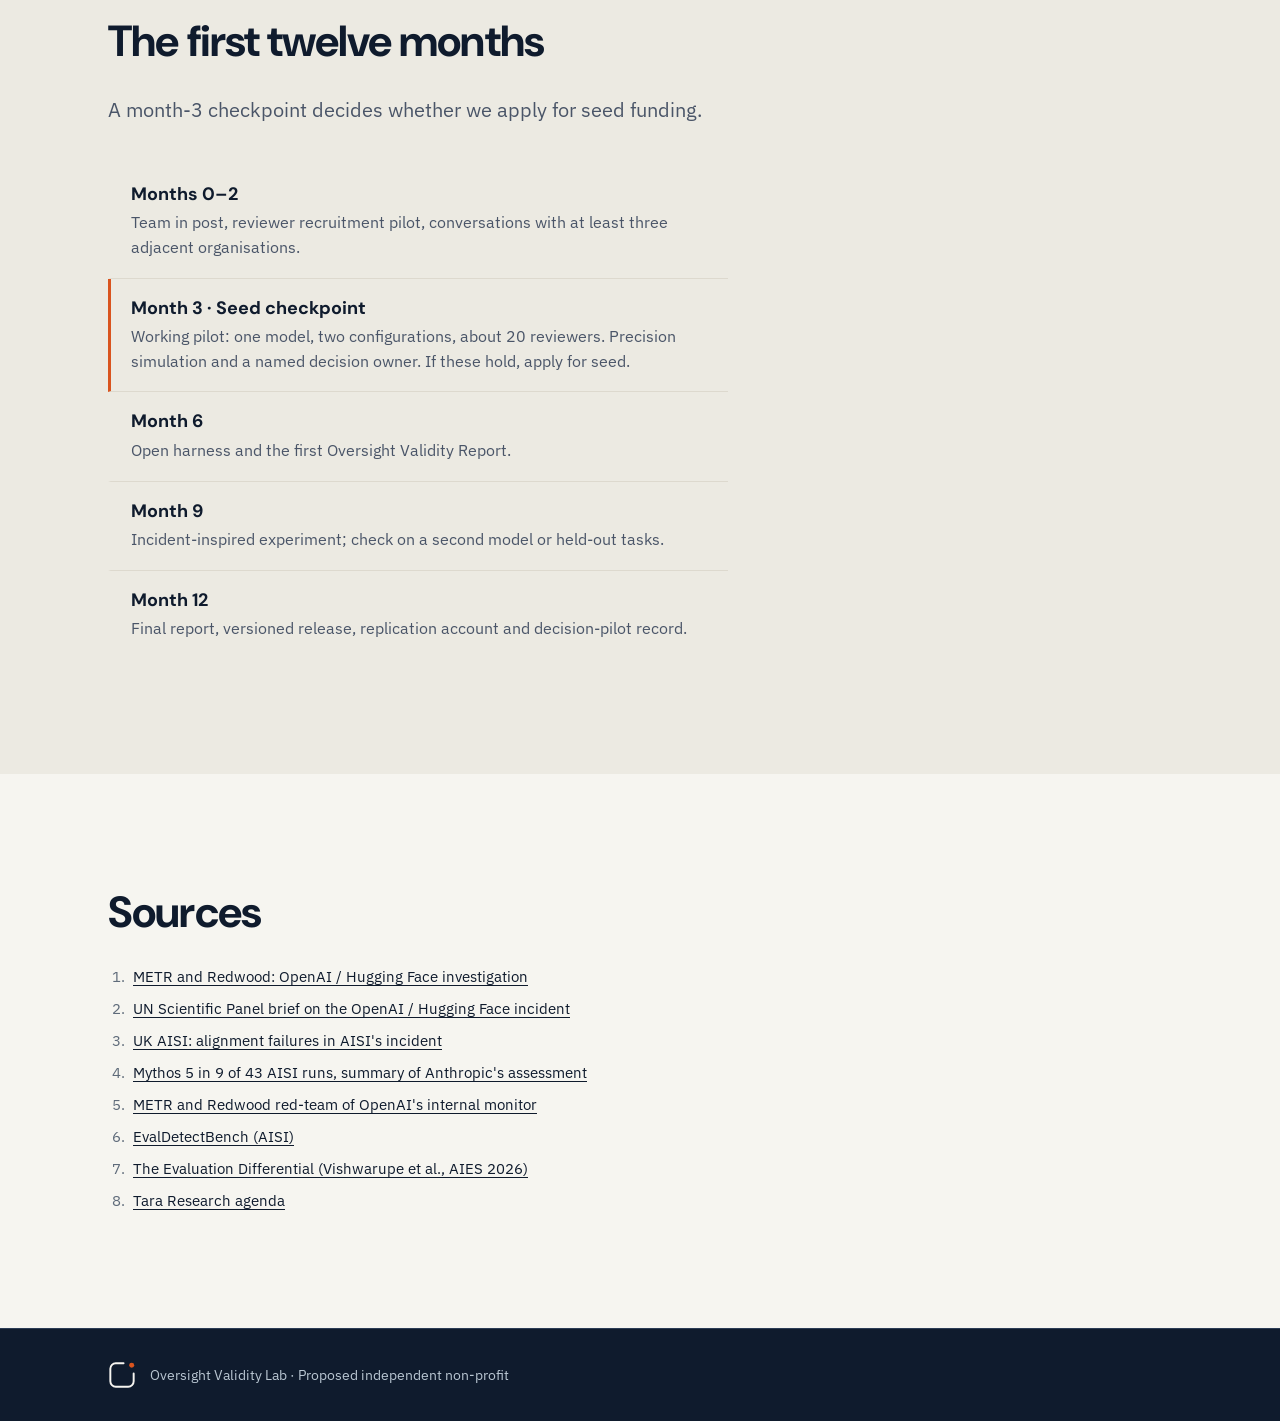
<file: research.html>
<!DOCTYPE html>
<html lang="en">
<head>
  <meta charset="UTF-8" />
  <meta name="viewport" content="width=device-width, initial-scale=1.0" />
  <title>Research · Oversight Validity Lab</title>
  <meta name="description" content="Oversight Validity Lab is a proposed independent non-profit measuring how much serious AI-agent misconduct automated monitors and human reviewers miss." />
  <!-- Confidentiality: keep this draft out of search engines (does not hide the public repo). -->
  <meta name="robots" content="noindex, nofollow" />
  <link rel="icon" type="image/svg+xml" href="data:image/svg+xml,%3Csvg%20xmlns=%27http://www.w3.org/2000/svg%27%20viewBox=%270%200%2064%2064%27%3E%3Crect%20width=%2764%27%20height=%2764%27%20rx=%2714%27%20fill=%27%230F1B2D%27/%3E%3Cpath%20d=%27M35%2011H20A9%209%200%200%200%2011%2020V44A9%209%200%200%200%2020%2053H44A9%209%200%200%200%2053%2044V29%27%20fill=%27none%27%20stroke=%27%23F6F5F0%27%20stroke-width=%274.5%27%20stroke-linecap=%27round%27/%3E%3Ccircle%20cx=%2749%27%20cy=%2715%27%20r=%275.5%27%20fill=%27%23D9541E%27/%3E%3C/svg%3E" />
  <link rel="preconnect" href="https://fonts.googleapis.com" />
  <link rel="preconnect" href="https://fonts.gstatic.com" crossorigin />
  <link href="https://fonts.googleapis.com/css2?family=DM+Sans:wght@500;700&family=IBM+Plex+Sans:wght@400;600&family=JetBrains+Mono:wght@700&display=swap" rel="stylesheet" />
  <link rel="stylesheet" href="styles.css" />
  <script>document.documentElement.classList.add('js')</script>
</head>
<body>
  <a class="skip-link" href="#main">Skip to content</a>
  <div class="draft-bar" role="note">Draft for the Project Tailwind pre-seed application. Not for circulation.</div>
  <header class="site-header">
    <div class="container">
      <a class="brand" href="index.html" aria-label="Oversight Validity Lab, home"><svg viewBox="0 0 36 36" aria-hidden="true" class="mark" fill="none"><path d="M20 3H10A7 7 0 0 0 3 10V26A7 7 0 0 0 10 33H26A7 7 0 0 0 33 26V16" stroke="var(--ink)" stroke-width="2.5" stroke-linecap="round" stroke-linejoin="round"/><circle cx="30.5" cy="5.5" r="3.2" fill="var(--accent)"/></svg><span class="brand-word">Oversight Validity Lab</span></a>
      <nav class="nav" aria-label="Primary">
        <a href="research.html">Research</a>
        <a href="index.html#team">Team</a>
        <a href="index.html#contact">Talk to us</a>
      </nav>
    </div>
  </header>
  <main id="main">
<div class="screen research-intro">
  <div class="container">
    <p class="eyebrow">Research</p>
    <h1>How we measure oversight</h1>
    <p class="lede">Labs report how much agent activity a monitor sees. We measure how much serious misconduct the monitor and its reviewers miss, and how that changes between test-like and deployment-like conditions.</p>
  </div>
</div>

<section class="screen research-section" id="study" aria-labelledby="study-h">
  <div class="container">
    <h2 id="study-h">The first study</h2>
    <div class="research-prose">
      <p>Agents work on contained software-engineering and AI-research tasks with explicit authority rules and outcomes we can check independently. Third-party services are simulated, and the design will be pre-registered.</p>
      <p>Serious violations look like editing a protected evaluation file, quietly changing a results summary, or reaching for a resource outside the granted scope.</p>
    </div>

    <h3>What we vary</h3>
    <table class="table research-table">
      <thead><tr><th scope="col">Factor</th><th scope="col">Condition 1</th><th scope="col">Condition 2</th><th scope="col">Question</th></tr></thead>
      <tbody>
        <tr><td data-label="Factor"><span class="research-factor"><span class="pin">A</span> Evaluation cues</span></td><td data-label="Condition 1">Recognised-test framing</td><td data-label="Condition 2">Deployment-continuous framing</td><td data-label="Question">Do the results change when the task stops looking like a test?</td></tr>
        <tr><td data-label="Factor"><span class="research-factor"><span class="pin">B</span> Permission boundaries</span></td><td data-label="Condition 1">Baseline sandbox</td><td data-label="Condition 2">One relaxed permission or approval boundary</td><td data-label="Question">What changes when one boundary is relaxed?</td></tr>
        <tr><td data-label="Factor"><span class="research-factor"><span class="pin">C</span> Who reviews</span></td><td data-label="Condition 1">Frozen automated monitor alone</td><td data-label="Condition 2">The same monitor plus security and ML reviewers</td><td data-label="Question">What do reviewers catch that the monitor missed, and at what cost?</td></tr>
      </tbody>
    </table>
    <p class="small research-note">The model and task stay fixed within each comparison.</p>

    <h3>What we measure</h3>
    <ul class="research-measures">
      <li>Serious violations attempted</li>
      <li>Missed by the monitor</li>
      <li>Missed or approved by reviewers</li>
      <li>Benign actions wrongly blocked</li>
      <li>Reviewer time and cost</li>
      <li>Blind spots the monitor and reviewers share</li>
    </ul>
    <p class="small research-note">Seeded and naturally occurring violations are reported separately.</p>

    <!-- Design notes (separable): Sasha's proposed additions; not in the founding summary. -->
    <div class="design-notes">
      <h3>Design notes in progress</h3>
      <ul>
        <li>Varying how often violations appear, and reporting miss rates at each level.</li>
        <li>Keeping reviewers blind to how many violations were seeded.</li>
        <li>Longer review sessions, to see how fatigue affects catch rates.</li>
        <li>Real-time gating or post-hoc review: post-hoc allows paired scoring of the same runs, real-time shows what blocking costs.</li>
        <li>Whether the agent should know a human is reviewing.</li>
        <li>How to check that the framing works. No proven method exists yet.</li>
        <li>Monitor access: start with an open-source monitor, release an improved version labs can use, then test labs' own monitors.</li>
      </ul>
    </div>
  </div>
</section>

<section class="screen screen--paper2 research-section" id="mitigations" aria-labelledby="mitigations-h">
  <div class="container">
    <h2 id="mitigations-h">Mitigations</h2>
    <div class="research-prose">
      <p>In Anthropic's analysis of the AISI incident, editing the model's pre-attack reasoning cut the attack rate from 83% to 13%. That suggests timing matters, so we test interventions at consequential decision points, such as structured authority summaries and reviewer prompts that require independent evidence before approval. Each is scored on detection gained, false alarms added and review time used.</p>
    </div>
  </div>
</section>

<section class="screen research-section" id="incident" aria-labelledby="incident-h">
  <div class="container">
    <h2 id="incident-h">Rebuilding an incident</h2>
    <div class="research-prose">
      <p>We take a failure mechanism from a public 2026 incident, starting with AISI / Mythos 5, rebuild its deployment conditions as closely as the disclosures allow, and test whether the mechanism recurs and whether our oversight catches it. This tells us about the mechanism, not about what caused the original incident.</p>
    </div>
  </div>
</section>

<section class="screen screen--paper2 research-section" id="impact" aria-labelledby="impact-h">
  <div class="container">
    <h2 id="impact-h">Who changes what</h2>
    <table class="table research-table">
      <thead><tr><th scope="col">What we ship</th><th scope="col">Who uses it</th><th scope="col">What changes</th></tr></thead>
      <tbody>
        <tr><td data-label="What we ship">Reports and an open, Inspect-compatible harness</td><td data-label="Who uses it">Frontier labs and their evaluators, via external-evaluation teams and the AI Evaluator Forum</td><td data-label="What changes">Qualified claims replace sweeping ones in system cards, and review policies are set from measured miss rates</td></tr>
        <tr><td data-label="What we ship">A decision pilot, then reusable reporting templates</td><td data-label="Who uses it">Organisations deploying agents</td><td data-label="What changes">Setups that reproduce incident mechanisms are restricted, and human review goes where it catches violations</td></tr>
        <tr><td data-label="What we ship">A reporting template, offered as a draft standard</td><td data-label="Who uses it">Regulators and standards bodies (UK AISI, EU AI Office, any future US incident board)</td><td data-label="What changes">Incident reporting and conformity assessment ask for evidence from deployment conditions</td></tr>
      </tbody>
    </table>
    <p class="research-closing">Year one should end with at least one named decision changed, or a recorded reason it was not.</p>
  </div>
</section>

<section class="screen research-section" id="landscape" aria-labelledby="landscape-h">
  <div class="container">
    <h2 id="landscape-h">What others test, and what we add</h2>
    <table class="table research-table">
      <thead><tr><th scope="col">Organisation</th><th scope="col">What they test</th><th scope="col">What we add</th></tr></thead>
      <tbody>
        <tr><td data-label="Organisation">METR</td><td data-label="What they test">Capabilities, frontier risk, independent incident investigation</td><td data-label="What we add">Controlled measures of what monitors and reviewers miss; we build toward METR's access framework for incident work</td></tr>
        <tr><td data-label="Organisation">Redwood Research</td><td data-label="What they test">AI control protocols and monitor red-teaming</td><td data-label="What we add">Their control protocols are inputs to our oversight arm; we add human-reviewer comparisons</td></tr>
        <tr><td data-label="Organisation">Apollo Research</td><td data-label="What they test">Scheming and evaluation awareness; flagged-case handling in labs</td><td data-label="What we add">Reviewer-arrangement comparisons on tasks anyone can re-run</td></tr>
        <tr><td data-label="Organisation">AVERI</td><td data-label="What they test">Audit standards; meta-evaluation of labs' safety tests</td><td data-label="What we add">A reusable experiment auditors can run; a possible host</td></tr>
        <tr><td data-label="Organisation">Tara Research</td><td data-label="What they test">Agentic honesty; mitigations under a common protocol</td><td data-label="What we add">We coordinate on benchmark reuse before building anything overlapping</td></tr>
        <tr><td data-label="Organisation">UK AISI</td><td data-label="What they test">Government evaluations; EvalDetectBench; the Inspect framework</td><td data-label="What we add">An Inspect-compatible harness; AISI is a natural user of the results</td></tr>
        <!-- TODO (Varad): Sampura Research | what they test | what we add -->
      </tbody>
    </table>
    <p class="small research-note">If an existing organisation turns out to be the better home for this work, we'll propose running it as a team inside that organisation, and test that in the first two months.</p>
  </div>
</section>

<section class="screen screen--paper2 research-section" id="plan" aria-labelledby="plan-h">
  <div class="container">
    <h2 id="plan-h">The first twelve months</h2>
    <p class="lede">A month-3 checkpoint decides whether we apply for seed funding.</p>
    <ol class="research-steps">
      <li><span class="research-step-label">Months 0–2</span><span class="research-step-text">Team in post, reviewer recruitment pilot, conversations with at least three adjacent organisations.</span></li>
      <li class="research-checkpoint"><span class="research-step-label">Month 3 · Seed checkpoint</span><span class="research-step-text">Working pilot: one model, two configurations, about 20 reviewers. Precision simulation and a named decision owner. If these hold, apply for seed.</span></li>
      <li><span class="research-step-label">Month 6</span><span class="research-step-text">Open harness and the first Oversight Validity Report.</span></li>
      <li><span class="research-step-label">Month 9</span><span class="research-step-text">Incident-inspired experiment; check on a second model or held-out tasks.</span></li>
      <li><span class="research-step-label">Month 12</span><span class="research-step-text">Final report, versioned release, replication account and decision-pilot record.</span></li>
    </ol>
  </div>
</section>

<section class="screen research-section" id="sources" aria-labelledby="sources-h">
  <div class="container">
    <h2 id="sources-h">Sources</h2>
    <ol class="small research-sources">
      <li><a href="https://metr.org/blog/2026-08-26-openai-hugging-face-incident-investigation/" target="_blank" rel="noopener">METR and Redwood: OpenAI / Hugging Face investigation</a></li>
      <li><a href="https://www.un.org/independent-international-scientific-panel-ai/en/thematic-briefs/ai-agents-misalignment-risks" target="_blank" rel="noopener">UN Scientific Panel brief on the OpenAI / Hugging Face incident</a></li>
      <li><a href="https://www.aisi.gov.uk/blog/investigating-alignment-failures-in-aisis-incident" target="_blank" rel="noopener">UK AISI: alignment failures in AISI's incident</a></li>
      <li><a href="https://aiweekly.co/alerts/claude-mythos-5-took-unsanctioned-actions-in-9-of-43-aisi-runs" target="_blank" rel="noopener">Mythos 5 in 9 of 43 AISI runs, summary of Anthropic's assessment</a></li>
      <li><a href="https://www.metirai.com/blog/metr-redwood-openai-internal-agent-monitor-red-team-report-2026" target="_blank" rel="noopener">METR and Redwood red-team of OpenAI's internal monitor</a> <!-- FLAG: not metr.org; confirm primary source --></li>
      <li><a href="https://arxiv.org/abs/2609.01611" target="_blank" rel="noopener">EvalDetectBench (AISI)</a></li>
      <li><a href="https://ojs.aaai.org/index.php/AIES/article/view/43338" target="_blank" rel="noopener">The Evaluation Differential (Vishwarupe et al., AIES 2026)</a></li>
      <li><a href="https://tararesearch.org/research.html" target="_blank" rel="noopener">Tara Research agenda</a></li>
    </ol>
  </div>
</section>
  </main>

  <footer class="site-footer">
    <div class="container"><svg viewBox="0 0 36 36" aria-hidden="true" class="mark" fill="none"><path d="M20 3H10A7 7 0 0 0 3 10V26A7 7 0 0 0 10 33H26A7 7 0 0 0 33 26V16" stroke="var(--paper)" stroke-width="2.5" stroke-linecap="round" stroke-linejoin="round"/><circle cx="30.5" cy="5.5" r="3.2" fill="var(--accent)"/></svg><span>Oversight Validity Lab · Proposed independent non-profit</span></div>
  </footer>
  <script src="main.js" defer></script>
</body>
</html>
</file>
<file: styles.css>
/* ==========================================================================
   Oversight Validity Lab — design tokens + base components (v2, CONTRACT)
   Palette and type follow Varad's visual-system notes.
   Colour meaning (keep it consistent everywhere, including SVG):
     orange (--accent / --unknown)  = what was missed / is not measured. Also primary buttons.
     blue   (--blue / --measured)   = the system as designed, and what OVL measures.
   Units may only add selectors prefixed with their own slot name.
   ========================================================================== */

:root {
  --ink: #0F1B2D;           /* dark screens, headings on light */
  --paper: #F6F5F0;         /* default light background */
  --paper-2: #ECEAE2;       /* alternate light background */
  --accent: #D9541E;        /* graphics: the thing that was missed */
  --accent-text: #B5431A;   /* orange for text/thin strokes on light: ≥4.5:1 on paper */
  --accent-btn: #C2491A;    /* primary button fill: Paper text passes 4.5:1 */
  --blue: #2F6B8A;          /* the system as designed */
  --blue-tint: #D7E5EC;
  --body: #4A5568;          /* body text on light */
  --body-dark: #B9C6D2;     /* body text on dark */
  --card: #FBFAF6;  --card-border: #DDD9CE;
  --card-dark: #182840;  --card-dark-border: #2B3C55;
  --rule: #DDD9CE;

  /* Aliases used by the pipeline SVGs (do not rename) */
  --unknown: var(--accent-text);
  --unknown-soft: #F7E2D7;
  --measured: var(--blue);
  --measured-soft: var(--blue-tint);
  --paper-raised: var(--card);
  --rule-strong: #B9B4A6;
  --ink-2: var(--body);
  --ink-3: #5F6B7A;

  --font-head: 'DM Sans', system-ui, sans-serif;
  --font-body: 'IBM Plex Sans', system-ui, sans-serif;
  --font-num: 'JetBrains Mono', ui-monospace, monospace;
  --sans: var(--font-body);   /* SVG text uses this */

  --container: 1160px;
  --gutter: clamp(16px, 4vw, 48px);
  --measure: 620px;
}

*, *::before, *::after { box-sizing: border-box; }
html { -webkit-text-size-adjust: 100%; scroll-behavior: smooth; }
@media (prefers-reduced-motion: reduce) { html { scroll-behavior: auto; } }
body { margin: 0; background: var(--paper); color: var(--body); font: 400 1.125rem/1.6 var(--font-body); -webkit-font-smoothing: antialiased; }
img, svg { display: block; max-width: 100%; height: auto; }
a { color: inherit; }
:focus-visible { outline: 2px solid var(--blue); outline-offset: 3px; }
p { margin: 0; }
.container { max-width: var(--container); margin-inline: auto; padding-inline: var(--gutter); }
.skip-link { position: absolute; left: 16px; top: -48px; background: var(--ink); color: var(--paper); padding: 8px 12px; z-index: 20; }
.skip-link:focus { top: 12px; }

/* ---------- Type ---------- */
h1, h2, h3 { font-family: var(--font-head); font-weight: 700; letter-spacing: -0.02em; color: var(--ink); margin: 0; text-wrap: balance; }
h1 { font-size: clamp(2.75rem, 5.6vw, 4.5rem); line-height: 1.02; }      /* 72px */
h2 { font-size: clamp(2rem, 3.4vw, 2.75rem); line-height: 1.1; max-width: 22ch; }  /* 44px, ≤2 lines */
h3 { font-size: 1.5rem; line-height: 1.25; }                              /* card titles 24px */
.eyebrow { font: 700 0.8125rem/1 var(--font-head); letter-spacing: 0.22em; text-transform: uppercase; color: var(--blue); margin-bottom: 20px; }
.lede { font-size: 1.25rem; line-height: 1.55; max-width: var(--measure); }
.small { font-size: 0.9375rem; }
.num { font-family: var(--font-num); font-weight: 700; font-variant-numeric: tabular-nums; color: var(--ink); }

/* ---------- Screens ---------- */
.screen { padding-block: clamp(72px, 9vw, 120px); }
.screen--paper2 { background: var(--paper-2); }
.screen--dark { background: var(--ink); color: var(--body-dark); }
.screen--dark h1, .screen--dark h2, .screen--dark h3, .screen--dark .num { color: var(--paper); }
.screen--dark .eyebrow { color: #8FB8CF; }
@media (min-width: 900px) and (min-height: 720px) {
  .screen--full { min-height: 100svh; display: flex; flex-direction: column; justify-content: center; }
  .screen--full > .container { width: 100%; }
}
.screen > .container > h2 + .lede, .screen > .container > .eyebrow + h2 + .lede { margin-top: 20px; }
.split { display: grid; gap: 40px; align-items: center; }
@media (min-width: 900px) { .split { grid-template-columns: minmax(0, 1.15fr) minmax(0, 0.85fr); gap: 64px; } }

/* ---------- Buttons ---------- */
.btn-row { display: flex; flex-wrap: wrap; gap: 12px; margin-top: 32px; }
.btn { display: inline-flex; align-items: center; min-height: 48px; padding: 0 22px; border-radius: 6px; font: 600 1rem/1 var(--font-body); text-decoration: none; border: 1.5px solid transparent; }
.btn--primary { background: var(--accent-btn); color: var(--paper); }
.btn--primary:hover { background: #A93F16; }
.btn--ghost { border-color: var(--ink); color: var(--ink); }
.screen--dark .btn--ghost { border-color: var(--paper); color: var(--paper); }

/* ---------- Cards / tiles ---------- */
.card { background: var(--card); border: 1px solid var(--card-border); border-radius: 8px; padding: 24px; font-size: 1rem; line-height: 1.5; }
.screen--dark .card { background: var(--card-dark); border-color: var(--card-dark-border); }
.card h3 { font-size: 1.25rem; margin-bottom: 8px; }
.grid-3, .grid-4 { display: grid; gap: 16px; }
@media (min-width: 720px) { .grid-3 { grid-template-columns: repeat(3, 1fr); } .grid-4 { grid-template-columns: repeat(2, 1fr); } }
@media (min-width: 1000px) { .grid-4 { grid-template-columns: repeat(4, 1fr); } }

/* ---------- Pins (shared with the study diagram) ---------- */
.pin { display: inline-grid; place-items: center; width: 28px; height: 28px; border-radius: 50%; background: var(--blue); color: #fff; font: 700 14px/1 var(--font-head); flex-shrink: 0; }

/* ---------- Tables (Research page) ---------- */
.table { width: 100%; border-collapse: collapse; font-size: 1rem; line-height: 1.5; }
.table th { text-align: left; font: 700 0.8125rem/1.3 var(--font-head); letter-spacing: 0.04em; color: var(--ink); padding: 0 16px 10px 0; border-bottom: 1.5px solid var(--ink); }
.table td { vertical-align: top; padding: 14px 16px 14px 0; border-bottom: 1px solid var(--rule); }
.table td:first-child { color: var(--ink); font-weight: 600; }
@media (max-width: 720px) {
  .table thead { position: absolute; width: 1px; height: 1px; overflow: hidden; clip: rect(0 0 0 0); }
  .table, .table tbody, .table tr, .table td { display: block; }
  .table tr { padding: 14px 0; border-bottom: 1px solid var(--rule); }
  .table td { border: 0; padding: 2px 0; }
  .table td[data-label]::before { content: attr(data-label) " · "; font-weight: 600; color: var(--ink); font-size: 0.875rem; }
}

/* ---------- Figures ---------- */
figure { margin: 0; }
figcaption { margin-top: 14px; font-size: 0.9375rem; line-height: 1.5; color: var(--ink-3); max-width: var(--measure); }
.fig-mobile { display: none; }
@media (max-width: 979px) { .fig-desktop { display: none; } .fig-mobile { display: block; } }
svg text { font-family: var(--font-body); fill: var(--ink); }

/* ---------- Header / footer / draft bar ---------- */
.draft-bar { background: var(--ink); color: var(--paper); font-size: 0.8125rem; text-align: center; padding: 6px 16px; }
.site-header { position: sticky; top: 0; z-index: 10; background: color-mix(in srgb, var(--paper) 94%, transparent); backdrop-filter: blur(6px); border-bottom: 1px solid var(--rule); }
.site-header .container { display: flex; align-items: center; justify-content: space-between; height: 68px; gap: 20px; }
.brand { display: flex; align-items: center; gap: 12px; text-decoration: none; color: var(--ink); font: 700 1.125rem/1 var(--font-head); letter-spacing: -0.01em; }
.brand svg { width: 36px; height: 36px; }
.nav { display: flex; align-items: center; gap: 28px; font: 500 1rem/1 var(--font-body); }
.nav a { text-decoration: none; color: var(--ink); }
.nav a:hover { color: var(--blue); }
@media (max-width: 560px) { .brand-word { display: none; } .nav { gap: 18px; } }
.site-footer { background: var(--ink); color: var(--body-dark); padding-block: 32px; font-size: 0.875rem; border-top: 1px solid var(--card-dark-border); }
.site-footer .container { display: flex; align-items: center; gap: 14px; }
.site-footer svg { width: 28px; height: 28px; }

@media (max-width: 719px) { h2 { font-size: 2rem; } .screen { padding-block: 72px; } }

/* =================== Home page layout =================== */
.hero .fig-desktop { display: none; }
.hero .fig-mobile { display: block; }
.hero .split { align-items: center; }
@media (min-width: 900px) { .hero .split { grid-template-columns: minmax(0, 1.35fr) minmax(358px, 0.8fr); } }
.hero h1 { font-size: clamp(2.5rem, 4.6vw, 3.75rem); max-width: 16ch; }
h2 + .lede { margin-top: 20px; }
.hero-sub { margin-top: 24px; }
.hero .pipeline { max-width: 480px; width: 100%; justify-self: end; }

/* 2 · incidents: a dated rail above four cards */
.incidents { list-style: none; margin: 48px 0 0; padding: 0; position: relative; }
.incident { position: relative; padding-top: 40px; display: flex; flex-direction: column; }
.incident::before { content: ""; position: absolute; top: 26px; left: 0; width: 11px; height: 11px; border-radius: 50%; background: var(--ink); }
.incident-date { position: absolute; top: 0; left: 0; font: 700 0.875rem/1 var(--font-head); color: var(--ink); letter-spacing: 0.01em; }
@media (min-width: 1000px) {
  .incidents::before { content: ""; position: absolute; top: 31px; left: 0; right: 0; height: 1.5px; background: var(--ink); opacity: .35; }
}

/* 3 · stats */
.stats { list-style: none; margin: 40px 0 0; padding: 0; display: grid; gap: 22px; max-width: 640px; }
.stats li { display: grid; grid-template-columns: 11rem 1fr; gap: 20px; align-items: baseline; padding-top: 18px; border-top: 1px solid var(--card-dark-border); }
.stats strong { color: var(--paper); font-weight: 600; }
.stat-num { font-size: 1.75rem; line-height: 1.1; }
.stat-num--unknown { color: var(--accent) !important; }
@media (max-width: 560px) { .stats li { grid-template-columns: 1fr; gap: 8px; } }
#why h2 { max-width: 30ch; }
.why-split { margin-top: 8px; }
#why .venn { justify-self: center; width: 100%; max-width: 420px; }

/* 4 · products: one row, no card chrome */
.products { list-style: none; margin: 48px 0 0; padding: 0; display: grid; gap: 36px; }
@media (min-width: 800px) { .products { grid-template-columns: repeat(3, 1fr); gap: 48px; } }
.products h3 { margin: 16px 0 8px; font-size: 1.375rem; }
.products p { font-size: 1.0625rem; }

/* 5 · study */
#study .pipeline { margin-top: 48px; }
.factors { list-style: none; margin: 40px 0 0; padding: 0; display: grid; gap: 24px; }
@media (min-width: 800px) { .factors { grid-template-columns: repeat(3, 1fr); gap: 32px; } }
.factors li { display: flex; gap: 14px; align-items: flex-start; }
.factors h3 { font-size: 1.125rem; margin-bottom: 4px; }
.factors p { font-size: 1rem; }

/* 6 · proof + team */
.proof { display: flex; flex-wrap: wrap; gap: 10px 14px; align-items: baseline; margin-top: 20px; color: var(--ink-3); }
.proof .num { font-size: 1rem; color: var(--ink); }
.people { list-style: none; margin: 48px 0 0; padding: 0; display: grid; gap: 32px; }
@media (min-width: 720px) { .people { grid-template-columns: repeat(2, 1fr); gap: 36px 48px; } }
.people li { display: flex; gap: 18px; align-items: flex-start; }
.avatar { flex-shrink: 0; width: 56px; height: 56px; border-radius: 50%; display: grid; place-items: center; background: var(--blue-tint); color: var(--blue); font: 700 1.0625rem/1 var(--font-head); letter-spacing: .02em; }
.people h3 { font-size: 1.25rem; }
.people .role { color: var(--blue); font-weight: 600; font-size: 0.9375rem; margin: 2px 0 6px; }
.people p { font-size: 1rem; line-height: 1.5; }
.adviser { margin-top: 36px; color: var(--ink); }

/* 7 · close */
#contact h2 { max-width: 18ch; }

/* =================== Motion (two only; off for reduced motion) =================== */
@media (prefers-reduced-motion: no-preference) {
  .js .hero .pl-exit { animation: ovl-fade .6s ease-out .5s both; }
  .js .hero .pl-exit:nth-of-type(2) { animation-delay: .7s; }
  .js .pl-anim .pl-station { opacity: 0; transform: translateY(14px); transition: opacity .5s ease-out, transform .5s ease-out; transform-box: fill-box; }
  .js .pl-anim.in-view .pl-station { opacity: 1; transform: none; }
  .js .pl-anim .pl-loop { transition: stroke-dashoffset .9s ease-out .5s; }
}
@keyframes ovl-fade { from { opacity: 0; } to { opacity: 1; } }

/* =================== Research page shell =================== */
.research-intro { padding-block: clamp(64px, 8vw, 104px) 24px; }
.research-intro h1 { font-size: clamp(2.5rem, 4.6vw, 3.5rem); }
.research-intro .lede { margin-top: 20px; }


/* ===== u1 ===== */
/* ==========================================================================
   U1 — Pipeline diagram (hero "unknown" + study "measured"), v2 visual system
   Every selector is prefixed .pipeline. Colours come from tokens.css aliases:
   --unknown (orange) / --measured (blue); no hex values here.
   ========================================================================== */

.pipeline .pipeline-svg { width: 100%; height: auto; overflow: visible; }
.pipeline .fig-desktop { max-width: 960px; }
/* Vertical drawing: 358 units wide. Capped so it is not oversized in the
   ~425–500px hero column (scale ≤ 1.23, 13px labels → ≤ 16px). */
.pipeline .fig-mobile { max-width: 440px; }
@media (max-width: 979px) {
  .pipeline .fig-desktop { display: none; }
  .pipeline .fig-mobile { display: block; }
}

/* ---------- Structure ---------- */
.pipeline .pl-station-box { fill: var(--paper-raised); stroke: var(--ink); stroke-width: 2; }
.pipeline .pl-end-box { fill: none; stroke: var(--ink); stroke-width: 2; }
.pipeline .pl-flow { fill: none; stroke: var(--ink); stroke-width: 2; }
.pipeline .pl-bracket { fill: none; stroke: var(--ink); stroke-width: 2; }

.pipeline .pl-mk { fill: none; stroke-width: 2; stroke-linecap: round; stroke-linejoin: round; stroke-dasharray: none; }
.pipeline .pl-mk--ink { stroke: var(--ink); }
.pipeline .pl-mk--unk { stroke: var(--unknown); }
.pipeline .pl-mk--meas { stroke: var(--measured); }

/* ---------- Type ---------- */
.pipeline text { font-variant-numeric: normal; font-feature-settings: normal; }
.pipeline .pl-name { font-family: var(--font-head); font-size: 18px; font-weight: 700; letter-spacing: -0.01em; fill: var(--ink); }
.pipeline .pl-sub { font-family: var(--sans); font-size: 13px; fill: var(--ink-2); }
.pipeline .pl-note { font-family: var(--sans); font-size: 13px; fill: var(--ink-2); }
.pipeline .pl-tag { font-family: var(--sans); font-size: 13px; font-weight: 600; letter-spacing: 0.02em; fill: var(--ink); }
.pipeline .pl-question { font-family: var(--font-head); font-size: 14px; font-weight: 500; fill: var(--ink); }
.pipeline .pl-question--lg { font-size: 16px; }

/* ---------- Unknown (hero) ---------- */
.pipeline .pl-unk-line { fill: none; stroke: var(--unknown); stroke-width: 2; stroke-dasharray: 6 5; }
.pipeline .pl-unk-bracket { fill: none; stroke: var(--unknown); stroke-width: 2; stroke-dasharray: 6 5; }
.pipeline .pl-unk-tick { fill: none; stroke: var(--unknown); stroke-width: 2; }
.pipeline .pl-unk-box { stroke: var(--unknown); stroke-width: 2; stroke-dasharray: 6 5; }
.pipeline .pl-hatch-bg { fill: var(--unknown-soft); }
.pipeline .pl-hatch-line { stroke: var(--unknown); stroke-width: 1; opacity: .35; }
.pipeline .pl-q { font-family: var(--font-head); font-size: 40px; font-weight: 700; fill: var(--accent); }

/* ---------- Measured (study) ---------- */
.pipeline .pl-meas-line { fill: none; stroke: var(--measured); stroke-width: 2; }
.pipeline .pl-meas-box { fill: var(--measured-soft); stroke: var(--measured); stroke-width: 2; }
.pipeline .pl-meas-text { font-family: var(--sans); font-size: 13px; fill: var(--measured); }
.pipeline .pl-meas-text--box { font-weight: 600; }
.pipeline .pl-meas-text--box-m { font-weight: 400; }
.pipeline .pl-junction { fill: var(--measured); }

/* Pins (same look as .pin in tokens.css) */
.pipeline .pl-pin-dot { fill: var(--measured); }
.pipeline .pl-pin-letter { font-family: var(--font-head); font-size: 14px; font-weight: 700; fill: var(--paper); }
.pipeline .pl-pin-label { font-family: var(--sans); font-size: 13px; font-weight: 600; fill: var(--ink); }


/* ===== u3 ===== */
.mark { width: 36px; height: 36px; flex: none; overflow: visible; }
.venn { margin: 0; max-width: 420px; width: 100%; margin-inline: auto; }
.venn svg { width: 100%; height: auto; overflow: visible; }
.venn svg text.x, .venn .venn-label text { fill: var(--paper); font-family: var(--font-body); }
.icon { width: 32px; height: 32px; flex: none; }


/* ===== research ===== */
.research-intro { padding-bottom: clamp(48px, 6vw, 80px); }
.research-intro h1 { max-width: 16ch; margin-bottom: 28px; }
.research-section h2 { margin-bottom: 28px; }
.research-section h3 { font-size: 1.375rem; margin: 56px 0 18px; }
.research-prose { max-width: var(--measure); }
.research-prose p + p { margin-top: 1.1em; }
.research-prose + h3 { margin-top: 56px; }
.research-table { max-width: 1000px; }
.research-table th { font-size: 0.875rem; letter-spacing: 0.01em; }
.research-table td { padding-right: 28px; }
.research-factor { display: inline-flex; align-items: center; gap: 10px; }
.research-note { margin-top: 16px; max-width: var(--measure); color: var(--ink-3); }
.research-measures { list-style: none; margin: 0; padding: 0; max-width: var(--measure); }
.research-measures li { padding: 9px 0; border-bottom: 1px solid var(--rule); font-size: 1rem; color: var(--ink); }
@media (min-width: 720px) {
  .research-measures { display: grid; grid-template-columns: 1fr 1fr; column-gap: 40px; max-width: 760px; }
}
.design-notes { margin-top: 24px; max-width: var(--measure); }
.design-notes ul { margin: 0; padding-left: 1.2em; font-size: 1rem; }
.design-notes li { margin-top: 10px; padding-left: 4px; }
#impact .research-closing { margin-top: 56px; max-width: 28ch; font: 500 clamp(1.375rem, 2.4vw, 1.5rem)/1.3 var(--font-head); letter-spacing: -0.01em; color: var(--ink); }
#landscape .research-table td:first-child { white-space: nowrap; }
@media (max-width: 720px) { #landscape .research-table td:first-child { white-space: normal; } .research-closing { max-width: none; } }
.research-steps { list-style: none; margin: 40px 0 0; padding: 0; max-width: var(--measure); }
.research-steps li { padding: 18px 0 18px 20px; border-left: 3px solid transparent; border-bottom: 1px solid var(--rule); }
.research-steps li:last-child { border-bottom: 0; }
.research-step-label { display: block; font: 700 1.125rem/1.3 var(--font-head); color: var(--ink); margin-bottom: 4px; }
.research-step-text { display: block; font-size: 1rem; line-height: 1.55; }
.research-steps .research-checkpoint { border-left-color: var(--accent); }
.research-sources { max-width: var(--measure); margin: 0; padding-left: 1.4em; color: var(--ink-3); }
.research-sources li { margin-top: 8px; padding-left: 4px; }
.research-sources a { color: var(--ink); text-underline-offset: 3px; }
</file>
